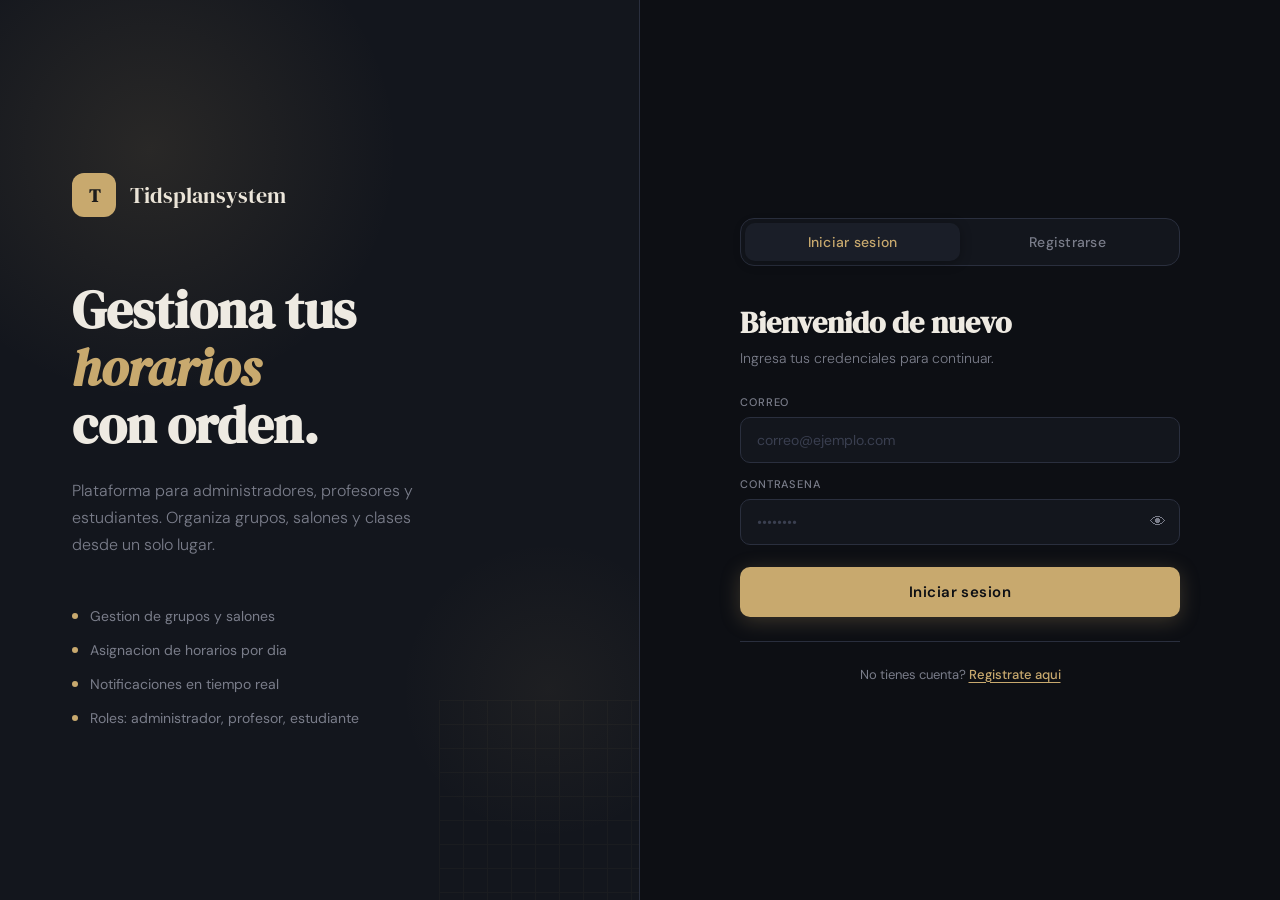
<file: index.html>
<!DOCTYPE html>
<html lang="es">

<head>
    <meta charset="UTF-8" />
    <meta name="viewport" content="width=device-width, initial-scale=1.0" />
    <title>Horarios - Acceso</title>
    <link
        href="https://fonts.googleapis.com/css2?family=DM+Serif+Display:ital@0;1&family=DM+Sans:wght@300;400;500;600&display=swap"
        rel="stylesheet" />
    <style>
        *,
        *::before,
        *::after {
            box-sizing: border-box;
            margin: 0;
            padding: 0;
        }

        :root {
            --bg: #0d0f14;
            --surface: #13161d;
            --surface2: #1a1e28;
            --border: #2a2f3e;
            --accent: #c8a96e;
            --accent2: #e8c98e;
            --text: #eeeae2;
            --muted: #7a7d8a;
            --error: #e07070;
            --success: #70c9a0;
        }

        body {
            background: var(--bg);
            font-family: 'DM Sans', sans-serif;
            color: var(--text);
            min-height: 100vh;
            overflow-x: hidden;
        }

        .page {
            min-height: 100vh;
            display: grid;
            grid-template-columns: 1fr 1fr;
        }

        .left {
            background: var(--surface);
            display: flex;
            flex-direction: column;
            justify-content: center;
            align-items: flex-start;
            padding: 64px 72px;
            position: sticky;
            top: 0;
            height: 100vh;
            overflow: hidden;
            border-right: 1px solid var(--border);
        }

        .left::before {
            content: '';
            position: absolute;
            width: 500px;
            height: 500px;
            border-radius: 50%;
            background: radial-gradient(circle, rgba(200, 169, 110, 0.12) 0%, transparent 70%);
            top: -100px;
            left: -100px;
            pointer-events: none;
        }

        .left::after {
            content: '';
            position: absolute;
            width: 300px;
            height: 300px;
            border-radius: 50%;
            background: radial-gradient(circle, rgba(200, 169, 110, 0.06) 0%, transparent 70%);
            bottom: 60px;
            right: -60px;
            pointer-events: none;
        }

        .brand {
            display: flex;
            align-items: center;
            gap: 14px;
            margin-bottom: 64px;
        }

        .brand-icon {
            width: 44px;
            height: 44px;
            background: var(--accent);
            border-radius: 12px;
            display: flex;
            align-items: center;
            justify-content: center;
            font-family: 'DM Serif Display', serif;
            font-size: 18px;
            color: #0d0f14;
            font-weight: 700;
        }

        .brand-name {
            font-family: 'DM Serif Display', serif;
            font-size: 22px;
            color: var(--text);
        }

        .left-title {
            font-family: 'DM Serif Display', serif;
            font-size: 52px;
            line-height: 1.1;
            color: var(--text);
            margin-bottom: 24px;
            position: relative;
            z-index: 1;
        }

        .left-title em {
            font-style: italic;
            color: var(--accent);
        }

        .left-desc {
            font-size: 16px;
            color: var(--muted);
            line-height: 1.7;
            max-width: 360px;
            position: relative;
            z-index: 1;
            margin-bottom: 48px;
            font-weight: 300;
        }

        .features {
            display: flex;
            flex-direction: column;
            gap: 16px;
            position: relative;
            z-index: 1;
        }

        .feature {
            display: flex;
            align-items: center;
            gap: 12px;
            font-size: 14px;
            color: var(--muted);
        }

        .feature-dot {
            width: 6px;
            height: 6px;
            border-radius: 50%;
            background: var(--accent);
            flex-shrink: 0;
        }

        .grid-decoration {
            position: absolute;
            bottom: 0;
            right: 0;
            width: 200px;
            height: 200px;
            opacity: 0.04;
            background-image: linear-gradient(var(--accent) 1px, transparent 1px), linear-gradient(90deg, var(--accent) 1px, transparent 1px);
            background-size: 24px 24px;
        }

        .right {
            display: flex;
            align-items: flex-start;
            justify-content: center;
            padding: 48px 40px;
            background: var(--bg);
            overflow-y: auto;
        }

        .card {
            width: 100%;
            max-width: 440px;
            margin: auto 0;
            padding: 8px 0;
            animation: fadeUp 0.5s ease both;
        }

        @keyframes fadeUp {
            from {
                opacity: 0;
                transform: translateY(24px);
            }

            to {
                opacity: 1;
                transform: translateY(0);
            }
        }

        .tab-row {
            display: flex;
            background: var(--surface);
            border-radius: 14px;
            padding: 4px;
            margin-bottom: 36px;
            border: 1px solid var(--border);
        }

        .tab {
            flex: 1;
            padding: 10px;
            border: none;
            border-radius: 10px;
            background: transparent;
            color: var(--muted);
            font-family: 'DM Sans', sans-serif;
            font-size: 14px;
            font-weight: 500;
            cursor: pointer;
            transition: all 0.25s ease;
            letter-spacing: 0.02em;
        }

        .tab.active {
            background: var(--surface2);
            color: var(--accent);
            box-shadow: 0 2px 12px rgba(0, 0, 0, 0.3);
        }

        .form-title {
            font-family: 'DM Serif Display', serif;
            font-size: 30px;
            margin-bottom: 6px;
            color: var(--text);
        }

        .form-subtitle {
            font-size: 14px;
            color: var(--muted);
            margin-bottom: 28px;
            font-weight: 300;
        }

        .field-row {
            display: grid;
            grid-template-columns: 1fr 1fr;
            gap: 12px;
        }

        .field {
            display: flex;
            flex-direction: column;
            gap: 8px;
            margin-bottom: 14px;
        }

        .field label {
            font-size: 11px;
            font-weight: 500;
            color: var(--muted);
            letter-spacing: 0.08em;
            text-transform: uppercase;
        }

        .input-wrap {
            position: relative;
        }

        .input-wrap input {
            width: 100%;
            background: var(--surface);
            border: 1px solid var(--border);
            border-radius: 10px;
            padding: 13px 16px;
            font-family: 'DM Sans', sans-serif;
            font-size: 14px;
            color: var(--text);
            outline: none;
            transition: border-color 0.2s, box-shadow 0.2s;
            -webkit-appearance: none;
            appearance: none;
        }

        .input-wrap input::placeholder {
            color: #3a3f50;
        }

        .input-wrap input:focus {
            border-color: var(--accent);
            box-shadow: 0 0 0 3px rgba(200, 169, 110, 0.1);
        }

        .input-wrap.has-icon input {
            padding-right: 44px;
        }

        .eye-btn {
            position: absolute;
            right: 14px;
            top: 50%;
            transform: translateY(-50%);
            background: none;
            border: none;
            cursor: pointer;
            color: var(--muted);
            font-size: 16px;
            line-height: 1;
            padding: 0;
            transition: color 0.2s;
        }

        .eye-btn:hover {
            color: var(--accent);
        }

        .submit-btn {
            width: 100%;
            padding: 15px;
            background: var(--accent);
            color: #0d0f14;
            border: none;
            border-radius: 10px;
            font-family: 'DM Sans', sans-serif;
            font-size: 15px;
            font-weight: 600;
            cursor: pointer;
            margin-top: 8px;
            letter-spacing: 0.03em;
            transition: background 0.2s, transform 0.15s, box-shadow 0.2s;
            box-shadow: 0 4px 20px rgba(200, 169, 110, 0.25);
        }

        .submit-btn:hover {
            background: var(--accent2);
            transform: translateY(-1px);
            box-shadow: 0 6px 28px rgba(200, 169, 110, 0.35);
        }

        .submit-btn:active {
            transform: translateY(0);
        }

        .submit-btn:disabled {
            opacity: 0.6;
            cursor: not-allowed;
            transform: none;
        }

        .alert {
            padding: 12px 16px;
            border-radius: 10px;
            font-size: 13px;
            margin-bottom: 16px;
            display: none;
        }

        .alert.error {
            background: rgba(224, 112, 112, 0.1);
            border: 1px solid rgba(224, 112, 112, 0.25);
            color: var(--error);
        }

        .alert.success {
            background: rgba(112, 201, 160, 0.1);
            border: 1px solid rgba(112, 201, 160, 0.25);
            color: var(--success);
        }

        .alert.show {
            display: block;
        }

        hr.divider {
            border: none;
            border-top: 1px solid var(--border);
            margin: 24px 0;
        }

        .footer-note {
            text-align: center;
            font-size: 13px;
            color: var(--muted);
        }

        .footer-note button {
            background: none;
            border: none;
            color: var(--accent);
            cursor: pointer;
            font-family: 'DM Sans', sans-serif;
            font-size: 13px;
            font-weight: 500;
            padding: 0;
            text-decoration: underline;
            text-underline-offset: 3px;
        }

        .panel {
            display: none;
        }

        .panel.active {
            display: block;
        }

        @media (max-width: 768px) {
            .page {
                grid-template-columns: 1fr;
                min-height: 100vh;
            }

            .left {
                display: none;
            }

            .right {
                padding: 48px 24px;
                align-items: flex-start;
                min-height: 100vh;
            }
        }
    </style>
</head>

<body>
    <div class="page">
        <div class="left">
            <div class="brand">
                <div class="brand-icon">T</div>
                <span class="brand-name">Tidsplansystem</span>
            </div>
            <h1 class="left-title">Gestiona tus<br><em>horarios</em><br>con orden.</h1>
            <p class="left-desc">Plataforma para administradores, profesores y estudiantes. Organiza grupos, salones y
                clases desde un solo lugar.</p>
            <div class="features">
                <div class="feature"><span class="feature-dot"></span> Gestion de grupos y salones</div>
                <div class="feature"><span class="feature-dot"></span> Asignacion de horarios por dia</div>
                <div class="feature"><span class="feature-dot"></span> Notificaciones en tiempo real</div>
                <div class="feature"><span class="feature-dot"></span> Roles: administrador, profesor, estudiante</div>
            </div>
            <div class="grid-decoration"></div>
        </div>

        <div class="right">
            <div class="card">
                <div class="tab-row">
                    <button class="tab active" id="tab-login" onclick="switchTab('login')">Iniciar sesion</button>
                    <button class="tab" id="tab-register" onclick="switchTab('register')">Registrarse</button>
                </div>

                <form class="panel active" id="panel-login" onsubmit="event.preventDefault(); handleLogin();">
                    <h2 class="form-title">Bienvenido de nuevo</h2>
                    <p class="form-subtitle">Ingresa tus credenciales para continuar.</p>

                    <div class="alert error" id="login-error"></div>
                    <div class="alert success" id="login-success"></div>

                    <div class="field">
                        <label for="login-nickname">Correo</label>
                        <div class="input-wrap">
                            <input type="email" id="login-nickname" placeholder="correo@ejemplo.com" autocomplete="username"
                                required />
                        </div>
                    </div>
                    <div class="field">
                        <label for="login-pass">Contrasena</label>
                        <div class="input-wrap has-icon">
                            <input type="password" id="login-pass"
                                placeholder="&bull;&bull;&bull;&bull;&bull;&bull;&bull;&bull;"
                                autocomplete="current-password" required />
                            <button class="eye-btn" onclick="togglePass('login-pass', this)"
                                type="button">&#128065;</button>
                        </div>
                    </div>

                    <button type="submit" class="submit-btn">Iniciar sesion</button>
                    <hr class="divider" />
                    <p class="footer-note">No tienes cuenta? <button type="button"
                            onclick="switchTab('register')">Registrate aqui</button></p>
                </form>

                <form class="panel" id="panel-register" onsubmit="event.preventDefault(); handleRegister();">
                    <h2 class="form-title">Crear cuenta</h2>
                    <p class="form-subtitle">Completa los datos. Tu rol sera asignado por un administrador.</p>

                    <div class="alert error" id="reg-error"></div>
                    <div class="alert success" id="reg-success"></div>

                    <div class="field-row">
                        <div class="field">
                            <label for="reg-nombre">Nombre</label>
                            <div class="input-wrap"><input type="text" id="reg-nombre" placeholder="Juan" required />
                            </div>
                        </div>
                        <div class="field">
                            <label for="reg-apellido">Apellido</label>
                            <div class="input-wrap"><input type="text" id="reg-apellido" placeholder="Perez" required />
                            </div>
                        </div>
                    </div>

                    <div class="field">
                        <label for="reg-nickname">Nickname</label>
                        <div class="input-wrap"><input type="text" id="reg-nickname" placeholder="juan_perez"
                                required /></div>
                    </div>

                    <div class="field">
                        <label for="reg-correo">Correo electronico</label>
                        <div class="input-wrap"><input type="email" id="reg-correo" placeholder="juan@correo.com"
                                required /></div>
                    </div>

                    <div class="field-row">
                        <div class="field">
                            <label for="reg-pass">Contrasena</label>
                            <div class="input-wrap has-icon">
                                <input type="password" id="reg-pass"
                                    placeholder="&bull;&bull;&bull;&bull;&bull;&bull;&bull;&bull;" required />
                                <button class="eye-btn" onclick="togglePass('reg-pass', this)"
                                    type="button">&#128065;</button>
                            </div>
                        </div>
                        <div class="field">
                            <label for="reg-confirm">Confirmar</label>
                            <div class="input-wrap has-icon">
                                <input type="password" id="reg-confirm"
                                    placeholder="&bull;&bull;&bull;&bull;&bull;&bull;&bull;&bull;" required />
                                <button class="eye-btn" onclick="togglePass('reg-confirm', this)"
                                    type="button">&#128065;</button>
                            </div>
                        </div>
                    </div>

                    <button type="submit" class="submit-btn">Crear cuenta</button>
                    <hr class="divider" />
                    <p class="footer-note">Ya tienes cuenta? <button type="button" onclick="switchTab('login')">Inicia
                            sesion</button></p>
                </form>
            </div>
        </div>
    </div>

    <script>
        // --- Funciones de Utilidad ---
        function switchTab(tab) {
            document.querySelectorAll('.tab').forEach(t => t.classList.remove('active'));
            document.querySelectorAll('.panel').forEach(p => p.classList.remove('active'));
            const tabEl = document.getElementById('tab-' + tab);
            const panelEl = document.getElementById('panel-' + tab);
            if (tabEl && panelEl) {
                tabEl.classList.add('active');
                panelEl.classList.add('active');
            }
            clearAlerts();
        }

        function togglePass(inputId, btn) {
            const input = document.getElementById(inputId);
            if (input.type === 'password') {
                input.type = 'text';
                btn.textContent = 'X';
            } else {
                input.type = 'password';
                btn.textContent = 'O';
            }
        }

        function showAlert(id, msg) {
            const el = document.getElementById(id);
            if (el) {
                el.textContent = msg;
                el.classList.add('show');
            }
        }

        function clearAlerts() {
            document.querySelectorAll('.alert').forEach(a => {
                a.classList.remove('show');
                a.textContent = '';
            });
        }

    // --- Lógica de Inicio de Sesión ---
    async function handleLogin() {
        clearAlerts();
        const correoEl = document.getElementById('login-nickname');
        const passEl = document.getElementById('login-pass');
        const btn = document.querySelector('#panel-login .submit-btn');

        const correo = correoEl.value.trim();
        const contrasena = passEl.value;

        if (!correo || !contrasena) {
            showAlert('login-error', 'Por favor completa todos los campos.');
            return;
        }

        btn.disabled = true;
        btn.textContent = 'Ingresando...';

        try {
            const formData = new FormData();
            formData.append('correo', correo);
            formData.append('contrasena', contrasena);

            const res = await fetch('api/login.php', {
                method: 'POST',
                body: formData
            });
            const data = await res.json();

            if (data.ok) {
                showAlert('login-success', 'Bienvenido, redirigiendo...');
                localStorage.setItem('user', JSON.stringify(data.datos));

                    setTimeout(() => {
                            const rol = parseInt(data.datos.rol_id);
                            if (rol === 1) {
                                window.location.replace('admin.php');
                            } else if (rol === 2) {
                                window.location.replace('instru.html');
                            } else {
                                window.location.replace('user.html');
                            }
                        }, 600);
            } else {
                showAlert('login-error', data.mensaje || 'Credenciales incorrectas.');
            }
        } catch (err) {
            console.error("Error Fetch:", err);
            showAlert('login-error', 'Error al conectar con el servidor.');
        } finally {
            btn.disabled = false;
            btn.textContent = 'Iniciar sesion';
        }
    }

    // --- Lógica de Registro ---
    async function handleRegister() {
        clearAlerts();
        const nombre = document.getElementById('reg-nombre').value.trim();
        const apellido = document.getElementById('reg-apellido').value.trim();
        const nickname = document.getElementById('reg-nickname').value.trim();
        const correo = document.getElementById('reg-correo').value.trim();
        const contrasena = document.getElementById('reg-pass').value;
        const confirmar = document.getElementById('reg-confirm').value;
        const btn = document.querySelector('#panel-register .submit-btn');

        if (!nombre || !apellido || !nickname || !correo || !contrasena || !confirmar) {
            showAlert('reg-error', 'Por favor completa todos los campos.');
            return;
        }

        if (contrasena !== confirmar) {
            showAlert('reg-error', 'Las contraseñas no coinciden.');
            return;
        }

        btn.disabled = true;
        btn.textContent = 'Creando cuenta...';

        try {
            const formData = new FormData();
            formData.append('nombre', nombre);
            formData.append('apellido', apellido);
            formData.append('nickname', nickname);
            formData.append('correo', correo);
            formData.append('contrasena', contrasena);

            const res = await fetch('api/register.php', {
                method: 'POST',
                body: formData
            });
            const data = await res.json();

            if (data.ok) {
                showAlert('reg-success', 'Cuenta creada correctamente. Ahora inicia sesion.');
                setTimeout(() => switchTab('login'), 1500);
            } else {
                showAlert('reg-error', data.mensaje || 'Error al registrar.');
            }
        } catch (err) {
            console.error(err);
            showAlert('reg-error', 'Error al conectar con el servidor.');
        } finally {
            btn.disabled = false;
            btn.textContent = 'Crear cuenta';
        }
    }

        // --- BLOQUE DE SEGURIDAD PARA REDIRECCIÓN ---
        // Esto evita que el formulario se envíe solo y recargue la página
        document.addEventListener('submit', function (e) {
            e.preventDefault();
        });
    </script>
</body>

</html>
</file>
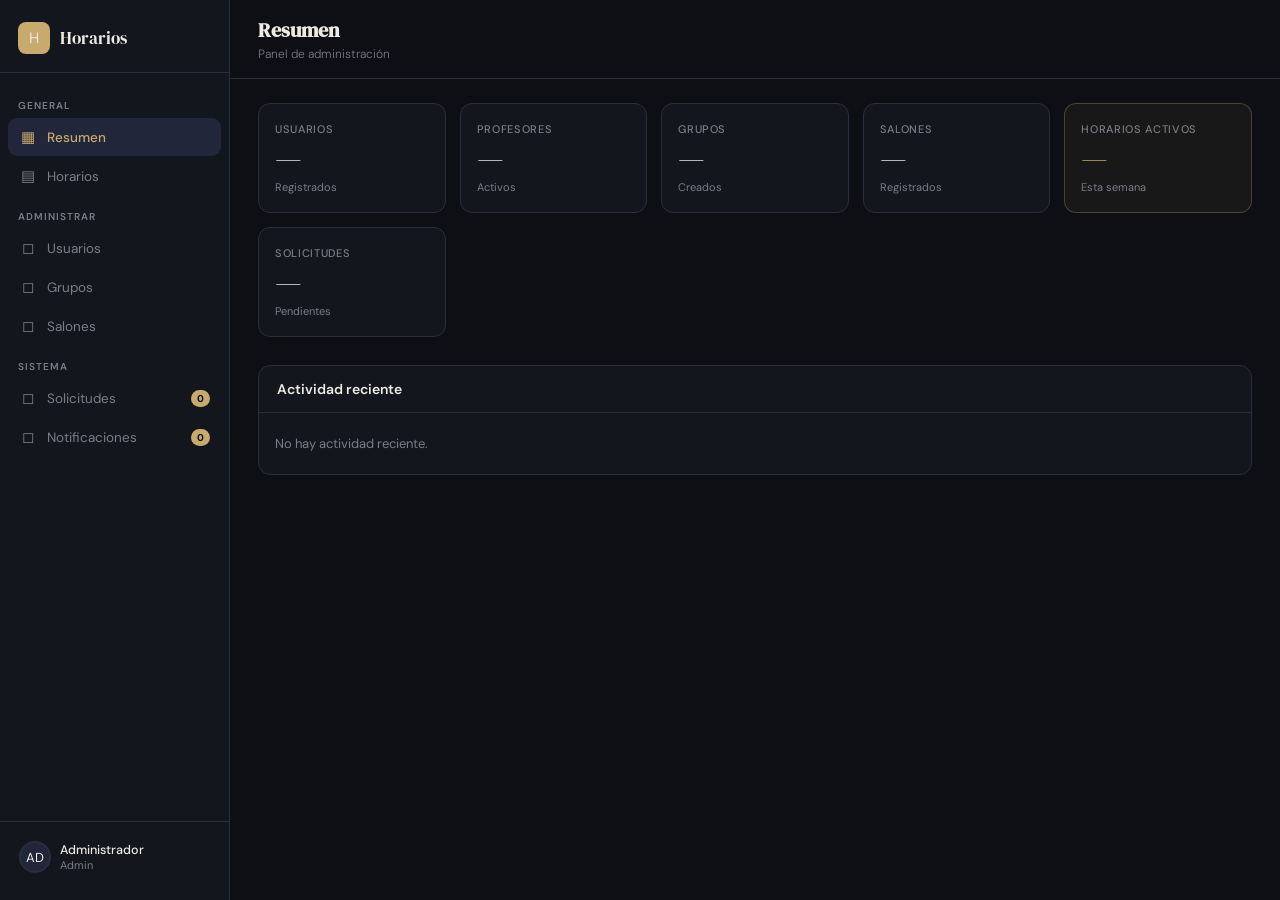
<file: admin.html>
<!DOCTYPE html>
<html lang="es">

<head>
    <meta charset="UTF-8" />
    <meta name="viewport" content="width=device-width, initial-scale=1.0" />
    <title>Horarios — Admin Dashboard</title>
    <link
        href="https://fonts.googleapis.com/css2?family=DM+Serif+Display:ital@0;1&family=DM+Sans:wght@300;400;500;600&display=swap"
        rel="stylesheet" />
    <style>
        *,
        *::before,
        *::after {
            box-sizing: border-box;
            margin: 0;
            padding: 0
        }

        :root {
            --bg: #0d0f14;
            --surface: #13161d;
            --surface2: #1a1e28;
            --surface3: #21263a;
            --border: #2a2f3e;
            --accent: #c8a96e;
            --accent2: #e8c98e;
            --text: #eeeae2;
            --muted: #7a7d8a;
            --danger: #e07070;
            --success: #70c9a0;
            --sw: 230px;
            --c0: #c8a96e;
            --c1: #64a0dc;
            --c2: #78c88c;
            --c3: #c878b4;
            --c4: #dc9664;
            --c5: #a08cdc;
            --c6: #60c8c0;
            --c7: #e0b060
        }

        html,
        body {
            height: 100%;
            overflow: hidden
        }

        body {
            display: flex;
            font-family: 'DM Sans', sans-serif;
            color: var(--text);
            background: var(--bg)
        }

        /* SIDEBAR */
        .sb {
            width: var(--sw);
            min-height: 100vh;
            background: var(--surface);
            border-right: 1px solid var(--border);
            display: flex;
            flex-direction: column;
            flex-shrink: 0
        }

        .sb-brand {
            display: flex;
            align-items: center;
            gap: 10px;
            padding: 22px 18px 18px;
            border-bottom: 1px solid var(--border)
        }

        .sb-logo {
            width: 32px;
            height: 32px;
            background: var(--accent);
            border-radius: 8px;
            display: flex;
            align-items: center;
            justify-content: center;
            font-size: 15px;
            flex-shrink: 0
        }

        .sb-name {
            font-family: 'DM Serif Display', serif;
            font-size: 17px
        }

        .sb-nav {
            flex: 1;
            padding: 12px 8px;
            display: flex;
            flex-direction: column;
            gap: 1px;
            overflow-y: auto
        }

        .sb-label {
            font-size: 10px;
            font-weight: 600;
            color: var(--muted);
            letter-spacing: .1em;
            text-transform: uppercase;
            padding: 14px 10px 5px
        }

        .ni {
            display: flex;
            align-items: center;
            gap: 10px;
            padding: 9px 11px;
            border-radius: 9px;
            cursor: pointer;
            font-size: 13.5px;
            color: var(--muted);
            border: none;
            background: transparent;
            width: 100%;
            text-align: left;
            font-family: 'DM Sans', sans-serif;
            transition: background .15s, color .15s
        }

        .ni:hover {
            background: var(--surface2);
            color: var(--text)
        }

        .ni.active {
            background: var(--surface3);
            color: var(--accent);
            font-weight: 500
        }

        .ni-ic {
            width: 18px;
            text-align: center;
            flex-shrink: 0;
            font-size: 15px
        }

        .nb {
            margin-left: auto;
            background: var(--accent);
            color: #0d0f14;
            font-size: 10px;
            font-weight: 700;
            padding: 2px 6px;
            border-radius: 20px
        }

        .sb-foot {
            padding: 10px 8px 18px;
            border-top: 1px solid var(--border)
        }

        .user-row {
            display: flex;
            align-items: center;
            gap: 9px;
            padding: 9px 11px;
            border-radius: 9px;
            cursor: pointer;
            transition: background .15s
        }

        .user-row:hover {
            background: var(--surface2)
        }

        .av {
            width: 32px;
            height: 32px;
            border-radius: 50%;
            background: var(--surface3);
            border: 2px solid var(--border);
            display: flex;
            align-items: center;
            justify-content: center;
            font-size: 13px;
            flex-shrink: 0
        }

        .u-info {
            flex: 1;
            min-width: 0
        }

        .u-name {
            font-size: 12.5px;
            font-weight: 500;
            white-space: nowrap;
            overflow: hidden;
            text-overflow: ellipsis
        }

        .u-role {
            font-size: 11px;
            color: var(--muted)
        }

        /* MAIN */
        .main {
            flex: 1;
            display: flex;
            flex-direction: column;
            overflow: hidden;
            min-width: 0
        }

        .topbar {
            display: flex;
            align-items: center;
            justify-content: space-between;
            padding: 16px 28px;
            border-bottom: 1px solid var(--border);
            background: var(--bg);
            flex-shrink: 0
        }

        .tb-left h1 {
            font-family: 'DM Serif Display', serif;
            font-size: 20px
        }

        .tb-left p {
            font-size: 12px;
            color: var(--muted);
            margin-top: 2px;
            font-weight: 300
        }

        .tb-right {
            display: flex;
            gap: 8px;
            align-items: center
        }

        .btn {
            padding: 8px 14px;
            border-radius: 8px;
            font-family: 'DM Sans', sans-serif;
            font-size: 13px;
            cursor: pointer;
            transition: all .18s;
            display: flex;
            align-items: center;
            gap: 6px;
            font-weight: 500
        }

        .btn-o {
            border: 1px solid var(--border);
            background: transparent;
            color: var(--muted)
        }

        .btn-o:hover {
            border-color: var(--accent);
            color: var(--accent)
        }

        .btn-p {
            border: none;
            background: var(--accent);
            color: #0d0f14;
            font-weight: 600
        }

        .btn-p:hover {
            background: var(--accent2)
        }

        .btn-d {
            border: 1px solid rgba(224, 112, 112, .25);
            background: rgba(224, 112, 112, .15);
            color: var(--danger)
        }

        .btn-d:hover {
            background: rgba(224, 112, 112, .25)
        }

        .btn-s {
            border: 1px solid rgba(112, 201, 160, .25);
            background: rgba(112, 201, 160, .15);
            color: var(--success)
        }

        .btn-s:hover {
            background: rgba(112, 201, 160, .25)
        }

        .btn-sm {
            padding: 5px 10px;
            font-size: 12px
        }

        .content {
            flex: 1;
            overflow-y: auto;
            padding: 24px 28px
        }

        .panel {
            display: none
        }

        .panel.active {
            display: block;
            animation: fadeIn .25s ease
        }

        @keyframes fadeIn {
            from {
                opacity: 0;
                transform: translateY(8px)
            }

            to {
                opacity: 1;
                transform: translateY(0)
            }
        }

        /* STATS */
        .stats-grid {
            display: grid;
            grid-template-columns: repeat(auto-fill, minmax(160px, 1fr));
            gap: 14px;
            margin-bottom: 28px
        }

        .stat-card {
            background: var(--surface);
            border: 1px solid var(--border);
            border-radius: 12px;
            padding: 18px 16px;
            display: flex;
            flex-direction: column;
            gap: 6px
        }

        .stat-card .label {
            font-size: 11px;
            color: var(--muted);
            font-weight: 500;
            text-transform: uppercase;
            letter-spacing: .06em
        }

        .stat-card .value {
            font-family: 'DM Serif Display', serif;
            font-size: 32px;
            line-height: 1
        }

        .stat-card .sub {
            font-size: 11px;
            color: var(--muted)
        }

        .stat-card.accent {
            border-color: rgba(200, 169, 110, .3);
            background: rgba(200, 169, 110, .06)
        }

        .stat-card.accent .value {
            color: var(--accent)
        }

        /* TABLES */
        .table-wrap {
            background: var(--surface);
            border: 1px solid var(--border);
            border-radius: 12px;
            overflow: hidden
        }

        .table-head {
            display: flex;
            align-items: center;
            justify-content: space-between;
            padding: 14px 18px;
            border-bottom: 1px solid var(--border)
        }

        .table-head h3 {
            font-size: 14px;
            font-weight: 600
        }

        table {
            width: 100%;
            border-collapse: collapse
        }

        thead th {
            padding: 11px 14px;
            font-size: 11px;
            font-weight: 600;
            color: var(--muted);
            text-transform: uppercase;
            letter-spacing: .06em;
            text-align: left;
            border-bottom: 1px solid var(--border);
            background: var(--surface)
        }

        tbody td {
            padding: 11px 14px;
            font-size: 13px;
            border-bottom: 1px solid var(--border)
        }

        tbody tr:last-child td {
            border-bottom: none
        }

        tbody tr:hover {
            background: var(--surface2)
        }

        .actions-cell {
            display: flex;
            gap: 6px;
            align-items: center
        }

        .badge {
            display: inline-flex;
            align-items: center;
            padding: 3px 9px;
            border-radius: 20px;
            font-size: 11px;
            font-weight: 600
        }

        .badge-admin {
            background: rgba(200, 169, 110, .15);
            color: var(--accent)
        }

        .badge-prof {
            background: rgba(100, 160, 220, .15);
            color: #64a0dc
        }

        .badge-est {
            background: rgba(120, 200, 140, .15);
            color: #78c88c
        }

        .badge-pend {
            background: rgba(220, 150, 80, .15);
            color: #dc9650
        }

        .badge-act {
            background: rgba(112, 201, 160, .15);
            color: var(--success)
        }

        .badge-inac {
            background: rgba(224, 112, 112, .15);
            color: var(--danger)
        }

        .badge-indu {
            background: rgba(160, 140, 220, .15);
            color: #a08cdc
        }

        /* SCHEDULE */
        .sched-toolbar {
            display: flex;
            gap: 10px;
            align-items: center;
            margin-bottom: 16px;
            flex-wrap: wrap
        }

        .sched-toolbar select,
        .sched-toolbar input {
            background: var(--surface);
            border: 1px solid var(--border);
            color: var(--text);
            padding: 8px 12px;
            border-radius: 8px;
            font-family: 'DM Sans', sans-serif;
            font-size: 13px;
            outline: none
        }

        .sched-toolbar select:focus,
        .sched-toolbar input:focus {
            border-color: var(--accent)
        }

        .sched-wrap {
            overflow-x: auto;
            border: 1px solid var(--border);
            border-radius: 12px;
            background: var(--surface)
        }

        .sched-table {
            width: 100%;
            border-collapse: collapse;
            min-width: 720px
        }

        .sched-table th {
            padding: 12px 8px;
            font-size: 11px;
            font-weight: 600;
            color: var(--muted);
            text-transform: uppercase;
            letter-spacing: .05em;
            text-align: center;
            border-bottom: 1px solid var(--border)
        }

        .sched-table th:first-child {
            text-align: left;
            padding-left: 16px;
            width: 72px
        }

        .time-lbl {
            padding: 0 8px 0 16px;
            font-size: 12px;
            color: var(--muted);
            font-weight: 500;
            border-right: 1px solid var(--border);
            white-space: nowrap;
            vertical-align: middle
        }

        .sc {
            padding: 4px 5px;
            vertical-align: top;
            height: 64px;
            border-right: 1px solid var(--border);
            border-bottom: 1px solid var(--border);
            position: relative;
            cursor: pointer;
            transition: background .15s
        }

        .sc:last-child {
            border-right: none
        }

        .sc:hover .add-hint {
            opacity: 1
        }

        .add-hint {
            position: absolute;
            inset: 0;
            display: flex;
            align-items: center;
            justify-content: center;
            font-size: 18px;
            color: var(--border);
            opacity: 0;
            transition: opacity .15s;
            pointer-events: none
        }

        .blk {
            border-radius: 7px;
            padding: 6px 8px;
            height: 100%;
            display: flex;
            flex-direction: column;
            justify-content: center;
            gap: 2px;
            cursor: pointer;
            transition: filter .15s;
            position: relative;
            z-index: 1
        }

        .blk:hover {
            filter: brightness(1.2)
        }

        .blk-name {
            font-size: 11.5px;
            font-weight: 600;
            line-height: 1.3;
            white-space: nowrap;
            overflow: hidden;
            text-overflow: ellipsis
        }

        .blk-info {
            font-size: 10px;
            opacity: .75
        }

        .blk-del {
            position: absolute;
            top: 3px;
            right: 4px;
            background: rgba(0, 0, 0, .4);
            border: none;
            border-radius: 4px;
            color: #fff;
            font-size: 10px;
            cursor: pointer;
            padding: 1px 4px;
            opacity: 0;
            transition: opacity .15s
        }

        .blk:hover .blk-del {
            opacity: 1
        }

        /* EMPTY STATES */
        .empty-state {
            display: flex;
            flex-direction: column;
            align-items: center;
            justify-content: center;
            padding: 80px 20px;
            gap: 14px;
            color: var(--muted);
            text-align: center
        }

        .empty-state .icon {
            font-size: 48px;
            opacity: .3
        }

        .empty-state h3 {
            font-size: 16px;
            color: var(--text);
            font-family: 'DM Serif Display', serif
        }

        .empty-state p {
            font-size: 13px;
            max-width: 320px;
            line-height: 1.6
        }

        /* MODAL */
        .overlay {
            display: none;
            position: fixed;
            inset: 0;
            background: rgba(0, 0, 0, .6);
            z-index: 100;
            align-items: center;
            justify-content: center;
            backdrop-filter: blur(3px)
        }

        .overlay.open {
            display: flex
        }

        .modal {
            background: var(--surface);
            border: 1px solid var(--border);
            border-radius: 16px;
            width: 100%;
            max-width: 480px;
            max-height: 90vh;
            overflow-y: auto;
            padding: 28px;
            animation: fadeIn .2s ease
        }

        .modal h2 {
            font-family: 'DM Serif Display', serif;
            font-size: 22px;
            margin-bottom: 4px
        }

        .modal .sub {
            font-size: 13px;
            color: var(--muted);
            margin-bottom: 22px
        }

        .field {
            display: flex;
            flex-direction: column;
            gap: 7px;
            margin-bottom: 16px
        }

        .field label {
            font-size: 11px;
            font-weight: 600;
            color: var(--muted);
            text-transform: uppercase;
            letter-spacing: .07em
        }

        .field input,
        .field select,
        .field textarea {
            background: var(--surface2);
            border: 1px solid var(--border);
            border-radius: 9px;
            padding: 11px 14px;
            font-family: 'DM Sans', sans-serif;
            font-size: 14px;
            color: var(--text);
            outline: none;
            transition: border-color .18s;
            -webkit-appearance: none;
            appearance: none
        }

        .field select {
            background-image: url("data:image/svg+xml,%3Csvg xmlns='http://www.w3.org/2000/svg' width='12' height='8'%3E%3Cpath d='M1 1l5 5 5-5' stroke='%237a7d8a' stroke-width='1.5' fill='none' stroke-linecap='round'/%3E%3C/svg%3E");
            background-repeat: no-repeat;
            background-position: right 12px center;
            padding-right: 36px
        }

        .field input:focus,
        .field select:focus,
        .field textarea:focus {
            border-color: var(--accent)
        }

        .field-row {
            display: grid;
            grid-template-columns: 1fr 1fr;
            gap: 12px
        }

        .field-hint {
            font-size: 11px;
            color: var(--muted);
            margin-top: -4px
        }

        .modal-foot {
            display: flex;
            justify-content: flex-end;
            gap: 10px;
            margin-top: 22px;
            padding-top: 18px;
            border-top: 1px solid var(--border)
        }

        .color-pick {
            display: flex;
            gap: 8px;
            flex-wrap: wrap
        }

        .cp {
            width: 26px;
            height: 26px;
            border-radius: 6px;
            cursor: pointer;
            border: 2px solid transparent;
            transition: transform .15s, border-color .15s
        }

        .cp:hover {
            transform: scale(1.15)
        }

        .cp.sel {
            border-color: #fff
        }

        /* MISC */
        ::-webkit-scrollbar {
            width: 5px;
            height: 5px
        }

        ::-webkit-scrollbar-track {
            background: transparent
        }

        ::-webkit-scrollbar-thumb {
            background: var(--border);
            border-radius: 4px
        }

        .sec-title {
            font-family: 'DM Serif Display', serif;
            font-size: 18px;
            margin-bottom: 16px
        }

        .sec-row {
            display: flex;
            align-items: center;
            justify-content: space-between;
            margin-bottom: 16px
        }

        .sec-row h2 {
            font-family: 'DM Serif Display', serif;
            font-size: 18px
        }

        .search-box {
            display: flex;
            align-items: center;
            gap: 8px;
            background: var(--surface);
            border: 1px solid var(--border);
            border-radius: 8px;
            padding: 7px 12px;
            font-size: 13px;
            color: var(--muted)
        }

        .search-box input {
            background: transparent;
            border: none;
            outline: none;
            color: var(--text);
            font-family: 'DM Sans', sans-serif;
            font-size: 13px;
            width: 180px
        }

        .notif-list {
            display: flex;
            flex-direction: column;
            gap: 2px
        }

        .notif-item {
            display: flex;
            gap: 12px;
            padding: 13px 16px;
            border-radius: 10px;
            transition: background .15s
        }

        .notif-item:hover {
            background: var(--surface2)
        }

        .notif-dot {
            width: 8px;
            height: 8px;
            border-radius: 50%;
            background: var(--accent);
            flex-shrink: 0;
            margin-top: 5px
        }

        .notif-dot.read {
            background: var(--border)
        }

        .notif-body {
            flex: 1
        }

        .notif-msg {
            font-size: 13px;
            line-height: 1.5
        }

        .notif-time {
            font-size: 11px;
            color: var(--muted);
            margin-top: 2px
        }

        .avail-grid {
            display: grid;
            grid-template-columns: repeat(auto-fill, minmax(180px, 1fr));
            gap: 12px
        }

        .avail-card {
            background: var(--surface);
            border: 1px solid var(--border);
            border-radius: 10px;
            padding: 14px
        }

        .avail-card h4 {
            font-size: 13px;
            font-weight: 600;
            margin-bottom: 4px
        }

        .avail-card .cap {
            font-size: 12px;
            color: var(--muted);
            margin-bottom: 10px
        }

        .avail-bar-wrap {
            background: var(--surface2);
            border-radius: 4px;
            height: 6px;
            overflow: hidden
        }

        .avail-bar {
            height: 100%;
            border-radius: 4px;
            background: var(--accent)
        }

        .avail-bar.busy {
            background: var(--danger)
        }
    </style>
</head>

<body>

    <!-- SIDEBAR -->
    <aside class="sb">
        <div class="sb-brand">
            <div class="sb-logo">H</div>
            <span class="sb-name">Horarios</span>
        </div>
        <nav class="sb-nav">
            <span class="sb-label">General</span>
            <button class="ni active" onclick="go('home',this)"><span class="ni-ic">▦</span> Resumen</button>
            <button class="ni" onclick="go('horario',this)"><span class="ni-ic">▤</span> Horarios</button>
            <span class="sb-label">Administrar</span>
            <button class="ni" onclick="go('usuarios',this)"><span class="ni-ic">◻</span> Usuarios</button>
            <button class="ni" onclick="go('grupos',this)"><span class="ni-ic">◻</span> Grupos</button>
            <button class="ni" onclick="go('salones',this)"><span class="ni-ic">◻</span> Salones</button>
            <span class="sb-label">Sistema</span>
            <button class="ni" onclick="go('solicitudes',this)"><span class="ni-ic">◻</span> Solicitudes<span class="nb"
                    id="sol-badge">0</span></button>
            <button class="ni" onclick="go('notificaciones',this)"><span class="ni-ic">◻</span> Notificaciones<span
                    class="nb" id="notif-badge">0</span></button>
        </nav>
        <div class="sb-foot">
            <div class="user-row">
                <div class="av">AD</div>
                <div class="u-info">
                    <div class="u-name">Administrador</div>
                    <div class="u-role">Admin</div>
                </div>
            </div>
        </div>
    </aside>

    <!-- MAIN -->
    <div class="main">
        <div class="topbar">
            <div class="tb-left">
                <h1 id="tb-title">Resumen</h1>
                <p id="tb-sub">Panel de administración</p>
            </div>
            <div class="tb-right" id="tb-actions"></div>
        </div>

        <div class="content">

            <!-- HOME -->
            <div class="panel active" id="panel-home">
                <div class="stats-grid">
                    <div class="stat-card"><span class="label">Usuarios</span><span class="value"
                            id="count-usuarios">—</span><span class="sub">Registrados</span></div>
                    <div class="stat-card"><span class="label">Profesores</span><span class="value"
                            id="count-profesores">—</span><span class="sub">Activos</span></div>
                    <div class="stat-card"><span class="label">Grupos</span><span class="value"
                            id="count-grupos">—</span><span class="sub">Creados</span></div>
                    <div class="stat-card"><span class="label">Salones</span><span class="value"
                            id="count-salones">—</span><span class="sub">Registrados</span></div>
                    <div class="stat-card accent"><span class="label">Horarios activos</span><span class="value"
                            id="count-horarios">—</span><span class="sub">Esta semana</span></div>
                    <div class="stat-card"><span class="label">Solicitudes</span><span class="value"
                            id="count-solicitudes">—</span><span class="sub">Pendientes</span></div>
                </div>
                <div class="table-wrap">
                    <div class="table-head">
                        <h3>Actividad reciente</h3>
                    </div>
                    <div class="notif-list activity-list" style="padding:6px 0">
                        <p style="color:var(--muted);padding:20px 16px;font-size:13px">Cargando actividad…</p>
                    </div>
                </div>
            </div>

            <!-- HORARIO -->
            <div class="panel" id="panel-horario">
                <div id="sched-no-groups" style="display:none">
                    <div class="empty-state">
                        <div class="icon">▤</div>
                        <h3>Sin grupos creados</h3>
                        <p>Primero crea un grupo en la sección <strong>Grupos</strong> para poder gestionar su horario.
                        </p>
                        <button class="btn btn-p" style="margin-top:8px"
                            onclick="go('grupos', document.querySelectorAll('.ni')[3])">Ir a Grupos</button>
                    </div>
                </div>
                <div id="sched-content">
                    <div class="sched-toolbar">
                        <select id="sched-grupo" onchange="renderSched()"></select>
                        <button class="btn btn-o" onclick="clearSched()">Limpiar horario</button>
                        <button class="btn btn-p" onclick="abrirModalBloque()">+ Agregar bloque</button>
                    </div>
                    <div class="sched-wrap">
                        <table class="sched-table">
                            <thead id="sched-head"></thead>
                            <tbody id="sched-body"></tbody>
                        </table>
                    </div>
                    <p style="font-size:12px;color:var(--muted);margin-top:10px">Haz clic en cualquier celda vacía para
                        agregar un bloque. Los bloques se guardan por grupo.</p>
                </div>
            </div>

            <!-- USUARIOS -->
            <div class="panel" id="panel-usuarios">
                <div class="sec-row">
                    <h2>Usuarios</h2>
                    <div style="display:flex;gap:8px">
                        <div class="search-box"><span>⌕</span><input id="usr-search" placeholder="Buscar usuario…"
                                oninput="filterTable('usr-tbody','usr-search')" /></div>
                        <button class="btn btn-p" onclick="openModal('modal-usuario')">+ Nuevo usuario</button>
                    </div>
                </div>
                <div class="table-wrap">
                    <table>
                        <thead>
                            <tr>
                                <th>Nombre</th>
                                <th>Nickname</th>
                                <th>Correo</th>
                                <th>Rol</th>
                                <th>Estado</th>
                                <th>Acciones</th>
                            </tr>
                        </thead>
                        <tbody id="usr-tbody">
                            <tr>
                                <td colspan="6" style="text-align:center;color:var(--muted);padding:30px">No hay
                                    usuarios registrados aún.</td>
                            </tr>
                        </tbody>
                    </table>
                </div>
            </div>

            <!-- GRUPOS -->
            <div class="panel" id="panel-grupos">
                <div class="sec-row">
                    <h2>Grupos</h2>
                    <button class="btn btn-p" onclick="openModal('modal-grupo')">+ Nuevo grupo</button>
                </div>
                <div class="table-wrap">
                    <table>
                        <thead>
                            <tr>
                                <th>Nombre / Salón</th>
                                <th>Descripción</th>
                                <th>Miembros</th>
                                <th>Profesor asignado</th>
                                <th>Acciones</th>
                            </tr>
                        </thead>
                        <tbody id="grp-tbody">
                            <tr id="grp-empty-row">
                                <td colspan="5" style="text-align:center;color:var(--muted);padding:30px">No hay grupos
                                    creados. Usa <strong>+ Nuevo grupo</strong> para comenzar.</td>
                            </tr>
                        </tbody>
                    </table>
                </div>
            </div>

            <!-- SALONES -->
            <div class="panel" id="panel-salones">
                <div class="sec-row">
                    <h2>Salones</h2>
                    <button class="btn btn-p" onclick="openModal('modal-salon')">+ Nuevo salón</button>
                </div>
                <h3 style="font-size:13px;color:var(--muted);margin-bottom:14px;font-weight:400">Disponibilidad actual
                </h3>
                <div class="avail-grid" id="avail-grid">
                    <p style="color:var(--muted);font-size:13px;grid-column:1/-1">No hay salones registrados aún.</p>
                </div>
                <div style="margin-top:22px">
                    <div class="table-wrap">
                        <table>
                            <thead>
                                <tr>
                                    <th>Nombre</th>
                                    <th>Capacidad</th>
                                    <th>Estado</th>
                                    <th>Acciones</th>
                                </tr>
                            </thead>
                            <tbody id="sal-tbody">
                                <tr>
                                    <td colspan="4" style="text-align:center;color:var(--muted);padding:30px">No hay
                                        salones registrados aún.</td>
                                </tr>
                            </tbody>
                        </table>
                    </div>
                </div>
            </div>

            <!-- SOLICITUDES -->
            <div class="panel" id="panel-solicitudes">
                <h2 class="sec-title">Solicitudes de Rol</h2>
                <div class="table-wrap">
                    <table>
                        <thead>
                            <tr>
                                <th>Usuario</th>
                                <th>Rol actual</th>
                                <th>Rol solicitado</th>
                                <th>Fecha</th>
                                <th>Estado</th>
                                <th>Acciones</th>
                            </tr>
                        </thead>
                        <tbody id="sol-tbody">
                            <tr>
                                <td colspan="6" style="text-align:center;color:var(--muted);padding:30px">No hay
                                    solicitudes pendientes.</td>
                            </tr>
                        </tbody>
                    </table>
                </div>
            </div>

            <!-- NOTIFICACIONES -->
            <div class="panel" id="panel-notificaciones">
                <div class="sec-row">
                    <h2>Notificaciones</h2>
                    <button class="btn btn-o" onclick="markAllRead()">Marcar todas leídas</button>
                </div>
                <div class="table-wrap">
                    <div class="notif-list" id="notif-list" style="padding:6px 0">
                        <p style="color:var(--muted);padding:20px 16px;font-size:13px">No hay notificaciones.</p>
                    </div>
                </div>
            </div>

        </div>
    </div>

    <!-- MODALS -->

    <!-- Modal: Bloque -->
    <div class="overlay" id="modal-bloque">
        <div class="modal">
            <h2 id="bloque-modal-title">Agregar bloque</h2>
            <p class="sub">Completa los datos del bloque de clase</p>
            <div class="field"><label>Materia / Nombre</label><input id="blk-nombre" placeholder="Ej: Matemáticas" />
            </div>
            <div class="field-row">
                <div class="field"><label>Día</label>
                    <select id="blk-dia">
                        <option value="lunes">Lunes</option>
                        <option value="martes">Martes</option>
                        <option value="miercoles">Miércoles</option>
                        <option value="jueves">Jueves</option>
                        <option value="viernes">Viernes</option>
                        <option value="sabado">Sábado</option>
                    </select>
                </div>
                <div class="field"><label>Salón</label>
                    <select id="blk-salon">
                        <option value="">— Sin salones —</option>
                    </select>
                </div>
            </div>
            <div class="field-row">
                <div class="field"><label>Hora inicio</label><input type="time" id="blk-inicio" value="07:00" /></div>
                <div class="field"><label>Hora fin</label><input type="time" id="blk-fin" value="09:00" /></div>
            </div>
            <div class="field"><label>Profesor</label>
                <select id="blk-prof">
                    <option value="Sin asignar">Sin asignar</option>
                </select>
            </div>
            <div class="field"><label>Color del bloque</label>
                <div class="color-pick" id="color-pick">
                    <div class="cp sel" style="background:var(--c0)" data-c="c0" onclick="selectColor(this)"></div>
                    <div class="cp" style="background:var(--c1)" data-c="c1" onclick="selectColor(this)"></div>
                    <div class="cp" style="background:var(--c2)" data-c="c2" onclick="selectColor(this)"></div>
                    <div class="cp" style="background:var(--c3)" data-c="c3" onclick="selectColor(this)"></div>
                    <div class="cp" style="background:var(--c4)" data-c="c4" onclick="selectColor(this)"></div>
                    <div class="cp" style="background:var(--c5)" data-c="c5" onclick="selectColor(this)"></div>
                    <div class="cp" style="background:var(--c6)" data-c="c6" onclick="selectColor(this)"></div>
                    <div class="cp" style="background:var(--c7)" data-c="c7" onclick="selectColor(this)"></div>
                </div>
            </div>
            <div class="modal-foot">
                <button class="btn btn-o" onclick="closeModal('modal-bloque')">Cancelar</button>
                <button class="btn btn-p" onclick="addBlock()">Guardar bloque</button>
            </div>
        </div>
    </div>

    <!-- Modal: Usuario -->
    <div class="overlay" id="modal-usuario">
        <div class="modal">
            <h2>Nuevo usuario</h2>
            <p class="sub">Completa los datos del usuario</p>
            <div class="field-row">
                <div class="field"><label>Nombre</label><input id="usr-nombre" placeholder="Juan" /></div>
                <div class="field"><label>Apellido</label><input id="usr-apellido" placeholder="Pérez" /></div>
            </div>
            <div class="field"><label>Nickname</label><input id="usr-nick" placeholder="juan_perez" /></div>
            <div class="field"><label>Correo</label><input type="email" id="usr-correo" placeholder="juan@correo.co" />
            </div>
            <div class="field"><label>Rol</label>
                <select id="usr-rol">
                    <option value="3">Estudiante</option>
                    <option value="2">Profesor</option>
                    <option value="1">Administrador</option>
                </select>
            </div>
            <div class="field"><label>Contraseña</label><input type="password" id="usr-pass" placeholder="••••••••" />
            </div>
            <div class="modal-foot">
                <button class="btn btn-o" onclick="closeModal('modal-usuario')">Cancelar</button>
                <button class="btn btn-p" onclick="saveUsuario()">Guardar</button>
            </div>
        </div>
    </div>

    <!-- Modal: Grupo -->
    <div class="overlay" id="modal-grupo">
        <div class="modal">
            <h2>Nuevo grupo</h2>
            <p class="sub">Define el nombre del grupo o salón de tu institución</p>
            <div class="field">
                <label>Nombre del grupo / Salón</label>
                <input id="grp-nombre" placeholder="Ej: 11-B, 10-2, Grado 9A, 3141033…" />
                <span class="field-hint">Usa el formato que maneja tu institución (letras, números o
                    combinación).</span>
            </div>
            <div class="field"><label>Descripción</label><textarea id="grp-desc" rows="3"
                    placeholder="Descripción del grupo…"></textarea></div>
            <div class="field"><label>Profesor asignado</label>
                <select id="grp-prof">
                    <option value="">Sin asignar</option>
                </select>
            </div>
            <div class="modal-foot">
                <button class="btn btn-o" onclick="closeModal('modal-grupo')">Cancelar</button>
                <button class="btn btn-p" onclick="saveGrupo()">Guardar</button>
            </div>
        </div>
    </div>

    <!-- Modal: Salón -->
    <div class="overlay" id="modal-salon">
        <div class="modal">
            <h2>Nuevo salón</h2>
            <p class="sub">Registra el salón y su capacidad</p>
            <div class="field"><label>Nombre del salón</label><input id="sal-nombre"
                    placeholder="Ej: Lab 104, Aula 3…" /></div>
            <div class="field"><label>Capacidad</label><input type="number" id="sal-cap" placeholder="30" min="1" />
            </div>
            <div class="modal-foot">
                <button class="btn btn-o" onclick="closeModal('modal-salon')">Cancelar</button>
                <button class="btn btn-p" onclick="saveSalon()">Guardar</button>
            </div>
        </div>
    </div>

    <script>
        const COLORS = { c0: '#c8a96e', c1: '#64a0dc', c2: '#78c88c', c3: '#c878b4', c4: '#dc9664', c5: '#a08cdc', c6: '#60c8c0', c7: '#e0b060' };

        // Estado de la app (todo vacío al inicio)
        const grupos = [];
        const salonesData = [];
        const schedData = {};

        let selectedColor = 'c0';
        let editingBlock = null;
        let clickedCell = null;

        /* NAVEGACIÓN */
        const panelMeta = {
            home: { title: 'Resumen', sub: 'Panel de administración' },
            horario: { title: 'Gestión de Horarios', sub: 'Crea y edita bloques por grupo' },
            usuarios: { title: 'Usuarios', sub: 'Gestiona cuentas y roles' },
            grupos: { title: 'Grupos', sub: 'Organiza grupos y asignaciones' },
            salones: { title: 'Salones', sub: 'Administra aulas y disponibilidad' },
            solicitudes: { title: 'Solicitudes de Rol', sub: 'Aprueba o rechaza cambios de rol' },
            notificaciones: { title: 'Notificaciones', sub: 'Mensajes del sistema' },
        };

        function go(name, btn) {
            document.querySelectorAll('.panel').forEach(p => p.classList.remove('active'));
            document.querySelectorAll('.ni').forEach(n => n.classList.remove('active'));
            document.getElementById('panel-' + name).classList.add('active');
            if (btn) btn.classList.add('active');
            const m = panelMeta[name] || { title: name, sub: '' };
            document.getElementById('tb-title').textContent = m.title;
            document.getElementById('tb-sub').textContent = m.sub;
            if (name === 'notificaciones') { const b = document.getElementById('notif-badge'); if (b) b.remove(); }
            if (name === 'horario') renderSchedPanel();
        }

        /* PANEL HORARIO */
        function renderSchedPanel() {
            const noGroups = document.getElementById('sched-no-groups');
            const schedCont = document.getElementById('sched-content');
            if (grupos.length === 0) {
                noGroups.style.display = 'block';
                schedCont.style.display = 'none';
                return;
            }
            noGroups.style.display = 'none';
            schedCont.style.display = 'block';
            const sel = document.getElementById('sched-grupo');
            sel.innerHTML = grupos.map(g => `<option value="${g.id}">${g.nombre}</option>`).join('');
            renderSched();
        }

        /* HORARIO RENDER */
        const DIAS = ['lunes', 'martes', 'miercoles', 'jueves', 'viernes', 'sabado'];
        const DIAS_LABEL = ['Lunes', 'Martes', 'Miércoles', 'Jueves', 'Viernes', 'Sábado'];

        function currentGrupo() { return document.getElementById('sched-grupo').value; }

        function buildHoras() {
            const arr = [];
            for (let h = 6; h < 20; h++) arr.push(String(h).padStart(2, '0') + ':00');
            return arr;
        }

        function getBlocks(dia, hora) {
            return (schedData[currentGrupo()] || []).filter(b => b.dia === dia && b.hora_inicio === hora);
        }

        function renderSched() {
            const horas = buildHoras();
            const head = document.getElementById('sched-head');
            const body = document.getElementById('sched-body');
            head.innerHTML = '<tr><th>Hora</th>' + DIAS_LABEL.map(d => `<th>${d}</th>`).join('') + '</tr>';
            const occ = {};
            body.innerHTML = '';
            horas.forEach(hora => {
                const tr = document.createElement('tr');
                const td0 = document.createElement('td');
                td0.className = 'time-lbl';
                td0.textContent = hora;
                tr.appendChild(td0);
                DIAS.forEach(dia => {
                    const key = `${dia}-${hora}`;
                    if (occ[key]) return;
                    const blocks = getBlocks(dia, hora);
                    const td = document.createElement('td');
                    td.className = 'sc';
                    if (blocks.length) {
                        const b = blocks[0];
                        const sh = parseInt(b.hora_inicio);
                        const eh = parseInt(b.hora_fin);
                        const span = eh - sh;
                        if (span > 1) {
                            td.rowSpan = span;
                            for (let i = 1; i < span; i++) occ[`${dia}-${String(sh + i).padStart(2, '0')}:00`] = true;
                        }
                        const col = COLORS[b.color] || COLORS.c0;
                        const colA = col + '28';
                        const idx = (schedData[currentGrupo()] || []).indexOf(b);
                        td.innerHTML = `
  <div class="blk" style="background:${colA};border-left:3px solid ${col};color:${col}" onclick="editBlock(${idx})">
    <span class="blk-name">${b.nombre}</span>
    <span class="blk-info">📍 ${b.salon} · ${b.hora_inicio}–${b.hora_fin}</span>
    <span class="blk-info">${b.profesor}</span>
    <button class="blk-del" onclick="deleteBlock(event,${idx})">✕</button>
  </div>`;
                    } else {
                        td.innerHTML = `<span class="add-hint">+</span>`;
                        td.onclick = () => { clickedCell = { dia, hora }; abrirModalBloque(true); };
                    }
                    tr.appendChild(td);
                });
                body.appendChild(tr);
            });
        }

        /* BLOQUES CRUD */
        function abrirModalBloque(fromCell) {
            editingBlock = null;
            document.getElementById('bloque-modal-title').textContent = 'Agregar bloque';
            document.getElementById('blk-nombre').value = '';
            document.getElementById('blk-inicio').value = '07:00';
            document.getElementById('blk-fin').value = '09:00';
            if (fromCell && clickedCell) {
                document.getElementById('blk-dia').value = clickedCell.dia;
                document.getElementById('blk-inicio').value = clickedCell.hora;
                const h = parseInt(clickedCell.hora);
                document.getElementById('blk-fin').value = String(h + 1).padStart(2, '0') + ':00';
            }
            openModal('modal-bloque');
        }

        function addBlock() {
            const nombre = document.getElementById('blk-nombre').value.trim();
            const dia = document.getElementById('blk-dia').value;
            const salon = document.getElementById('blk-salon').value;
            const inicio = document.getElementById('blk-inicio').value;
            const fin = document.getElementById('blk-fin').value;
            const profesor = document.getElementById('blk-prof').value;
            if (!nombre || !inicio || !fin) { alert('Completa todos los campos.'); return; }
            if (inicio >= fin) { alert('La hora inicio debe ser antes de la hora fin.'); return; }
            const g = currentGrupo();
            if (!schedData[g]) schedData[g] = [];
            if (editingBlock !== null) {
                schedData[g][editingBlock] = { dia, hora_inicio: inicio, hora_fin: fin, nombre, salon, profesor, color: selectedColor };
                editingBlock = null;
            } else {
                schedData[g].push({ dia, hora_inicio: inicio, hora_fin: fin, nombre, salon, profesor, color: selectedColor });
            }
            closeModal('modal-bloque');
            renderSched();
            // TODO: POST /api/horarios
        }

        function editBlock(idx) {
            const g = currentGrupo();
            const b = schedData[g][idx];
            editingBlock = idx;
            document.getElementById('bloque-modal-title').textContent = 'Editar bloque';
            document.getElementById('blk-nombre').value = b.nombre;
            document.getElementById('blk-dia').value = b.dia;
            document.getElementById('blk-salon').value = b.salon;
            document.getElementById('blk-inicio').value = b.hora_inicio;
            document.getElementById('blk-fin').value = b.hora_fin;
            document.getElementById('blk-prof').value = b.profesor;
            selectedColor = b.color || 'c0';
            document.querySelectorAll('.cp').forEach(c => c.classList.toggle('sel', c.dataset.c === selectedColor));
            openModal('modal-bloque');
        }

        function deleteBlock(e, idx) {
            e.stopPropagation();
            if (!confirm('¿Eliminar este bloque?')) return;
            schedData[currentGrupo()].splice(idx, 1);
            renderSched();
        }

        function clearSched() {
            if (!confirm('¿Limpiar todo el horario de este grupo?')) return;
            schedData[currentGrupo()] = [];
            renderSched();
        }

        /* MODALS */
        function openModal(id) { document.getElementById(id).classList.add('open'); }
        function closeModal(id) { document.getElementById(id).classList.remove('open'); clickedCell = null; }

        document.querySelectorAll('.overlay').forEach(o => {
            o.addEventListener('click', e => { if (e.target === o) o.classList.remove('open'); });
        });

        function selectColor(el) {
            document.querySelectorAll('.cp').forEach(c => c.classList.remove('sel'));
            el.classList.add('sel');
            selectedColor = el.dataset.c;
        }

        /* USUARIOS */
        function saveUsuario() {
            const n = document.getElementById('usr-nombre').value.trim();
            const a = document.getElementById('usr-apellido').value.trim();
            if (!n || !a) { alert('Completa nombre y apellido.'); return; }
            const rolVal = document.getElementById('usr-rol').value;
            const rolMap = { '1': 'Admin', '2': 'Profesor', '3': 'Estudiante' };
            const badgeMap = { '1': 'badge-admin', '2': 'badge-prof', '3': 'badge-est' };
            const emptyRow = document.querySelector('#usr-tbody td[colspan]');
            if (emptyRow) emptyRow.closest('tr').remove();
            const tbody = document.getElementById('usr-tbody');
            const tr = document.createElement('tr');
            tr.innerHTML = `
  <td>${n} ${a}</td>
  <td>${document.getElementById('usr-nick').value}</td>
  <td>${document.getElementById('usr-correo').value}</td>
  <td><span class="badge ${badgeMap[rolVal]}">${rolMap[rolVal]}</span></td>
  <td><span class="badge badge-act">Activo</span></td>
  <td><div class="actions-cell"><button class="btn btn-o btn-sm">Editar</button><button class="btn btn-d btn-sm">Desactivar</button></div></td>`;
            tbody.appendChild(tr);
            if (rolVal === '2') {
                const nombre = `${n} ${a}`;
                ['grp-prof', 'blk-prof'].forEach(id => {
                    const sel = document.getElementById(id);
                    const opt = document.createElement('option');
                    opt.value = opt.textContent = nombre;
                    sel.appendChild(opt);
                });
            }
            closeModal('modal-usuario');
            ['usr-nombre', 'usr-apellido', 'usr-nick', 'usr-correo', 'usr-pass'].forEach(id => document.getElementById(id).value = '');
            // TODO: POST /api/usuarios
        }

        /* GRUPOS */
        function saveGrupo() {
            const n = document.getElementById('grp-nombre').value.trim();
            if (!n) { alert('El nombre del grupo es requerido.'); return; }
            const id = 'grp-' + Date.now();
            const desc = document.getElementById('grp-desc').value.trim();
            const prof = document.getElementById('grp-prof').value || 'Sin asignar';
            grupos.push({ id, nombre: n, desc, prof });
            schedData[id] = [];
            const emptyRow = document.getElementById('grp-empty-row');
            if (emptyRow) emptyRow.remove();
            const tbody = document.getElementById('grp-tbody');
            const tr = document.createElement('tr');
            tr.dataset.groupId = id;
            tr.innerHTML = `
  <td><strong>${n}</strong></td>
  <td>${desc || '—'}</td>
  <td>0</td>
  <td>${prof}</td>
  <td><div class="actions-cell">
    <button class="btn btn-o btn-sm">Editar</button>
    <button class="btn btn-o btn-sm">Miembros</button>
    <button class="btn btn-d btn-sm" onclick="deleteGrupo('${id}',this)">Eliminar</button>
  </div></td>`;
            tbody.appendChild(tr);
            closeModal('modal-grupo');
            document.getElementById('grp-nombre').value = '';
            document.getElementById('grp-desc').value = '';
            // TODO: POST /api/grupos
        }

        function deleteGrupo(id, btn) {
            if (!confirm('¿Eliminar este grupo? Su horario también se borrará.')) return;
            const idx = grupos.findIndex(g => g.id === id);
            if (idx > -1) grupos.splice(idx, 1);
            delete schedData[id];
            btn.closest('tr').remove();
            if (document.getElementById('grp-tbody').children.length === 0) {
                const tr = document.createElement('tr');
                tr.id = 'grp-empty-row';
                tr.innerHTML = `<td colspan="5" style="text-align:center;color:var(--muted);padding:30px">No hay grupos creados. Usa <strong>+ Nuevo grupo</strong> para comenzar.</td>`;
                document.getElementById('grp-tbody').appendChild(tr);
            }
        }

        /* SALONES */
        function saveSalon() {
            const n = document.getElementById('sal-nombre').value.trim();
            const c = parseInt(document.getElementById('sal-cap').value);
            if (!n || !c || c < 1) { alert('Completa todos los campos correctamente.'); return; }
            salonesData.push({ nombre: n, cap: c, occ: 0 });
            const emptyRow = document.querySelector('#sal-tbody td[colspan]');
            if (emptyRow) emptyRow.closest('tr').remove();
            const tbody = document.getElementById('sal-tbody');
            const tr = document.createElement('tr');
            tr.innerHTML = `
  <td>${n}</td><td>${c}</td>
  <td><span class="badge badge-act">Disponible</span></td>
  <td><div class="actions-cell"><button class="btn btn-o btn-sm">Editar</button><button class="btn btn-d btn-sm">Eliminar</button></div></td>`;
            tbody.appendChild(tr);
            const blkSalon = document.getElementById('blk-salon');
            const firstOpt = blkSalon.querySelector('option[value=""]');
            if (firstOpt) firstOpt.remove();
            const opt = document.createElement('option');
            opt.value = opt.textContent = n;
            blkSalon.appendChild(opt);
            renderAvail();
            closeModal('modal-salon');
            document.getElementById('sal-nombre').value = '';
            document.getElementById('sal-cap').value = '';
        }

        /* SOLICITUDES */
        function approveSol(btn) {
            const tr = btn.closest('tr');
            tr.querySelector('td:nth-child(5)').innerHTML = '<span class="badge badge-act">Aprobado</span>';
            tr.querySelector('.actions-cell').innerHTML = '';
            const b = document.getElementById('sol-badge');
            if (b) { const n = parseInt(b.textContent) - 1; if (n <= 0) b.remove(); else b.textContent = n; }
        }
        function rejectSol(btn) {
            const tr = btn.closest('tr');
            tr.querySelector('td:nth-child(5)').innerHTML = '<span class="badge badge-inac">Rechazado</span>';
            tr.querySelector('.actions-cell').innerHTML = '';
            const b = document.getElementById('sol-badge');
            if (b) { const n = parseInt(b.textContent) - 1; if (n <= 0) b.remove(); else b.textContent = n; }
        }

        /* NOTIFICACIONES */
        function markAllRead() {
            document.querySelectorAll('.notif-dot').forEach(d => d.classList.add('read'));
        }

        /* BÚSQUEDA */
        function filterTable(tbodyId, inputId) {
            const q = document.getElementById(inputId).value.toLowerCase();
            document.querySelectorAll('#' + tbodyId + ' tr').forEach(tr => {
                tr.style.display = tr.textContent.toLowerCase().includes(q) ? '' : 'none';
            });
        }

        /* DISPONIBILIDAD */
        function renderAvail() {
            const g = document.getElementById('avail-grid');
            if (salonesData.length === 0) {
                g.innerHTML = '<p style="color:var(--muted);font-size:13px;grid-column:1/-1">No hay salones registrados aún.</p>';
                return;
            }
            g.innerHTML = salonesData.map(s => {
                const pct = Math.round(s.occ / s.cap * 100);
                const busy = pct >= 100;
                return `<div class="avail-card"><h4>${s.nombre}</h4><div class="cap">${s.occ}/${s.cap} lugares · ${pct}%</div><div class="avail-bar-wrap"><div class="avail-bar${busy ? ' busy' : ''}" style="width:${Math.min(pct, 100)}%"></div></div></div>`;
            }).join('');
        }

        /* BACKEND */
        const cargarEstadisticas = async () => {
            try {
                const resp = await fetch('api/v1/admin/stats.php');
                if (!resp.ok) return;
                const data = await resp.json();
                const ids = { total_usuarios: 'count-usuarios', total_profesores: 'count-profesores', total_solicitudes: 'count-solicitudes', total_grupos: 'count-grupos', total_salones: 'count-salones', total_horarios: 'count-horarios' };
                Object.keys(ids).forEach(k => { const el = document.getElementById(ids[k]); if (el && data[k] !== undefined) el.textContent = data[k]; });
            } catch (e) { console.error('Error stats:', e); }
        };

        const cargarActividad = async () => {
            const lista = document.querySelector('.activity-list');
            if (!lista) return;
            try {
                const resp = await fetch('api/v1/admin/actividad.php');
                const data = await resp.json();
                if (!data || data.length === 0) { lista.innerHTML = '<p style="color:var(--muted);padding:16px;font-size:13px">No hay actividad reciente.</p>'; return; }
                lista.innerHTML = data.map(item => `
  <div class="notif-item"><span class="notif-dot"></span>
  <div class="notif-body">
    <div class="notif-msg"><strong>${item.nombre}</strong> solicitó cambio de rol a <strong>${item.nombre_rol}</strong></div>
    <div class="notif-time">Estado: ${item.estado} · ${item.created_at || ''}</div>
  </div></div>`).join('');
            } catch (e) { lista.innerHTML = '<p style="color:var(--muted);padding:16px;font-size:13px">No hay actividad reciente.</p>'; }
        };

        /* INIT */
        renderAvail();
        document.addEventListener('DOMContentLoaded', () => {
            cargarEstadisticas();
            cargarActividad();
        });
    </script>
</body>

</html>
</file>
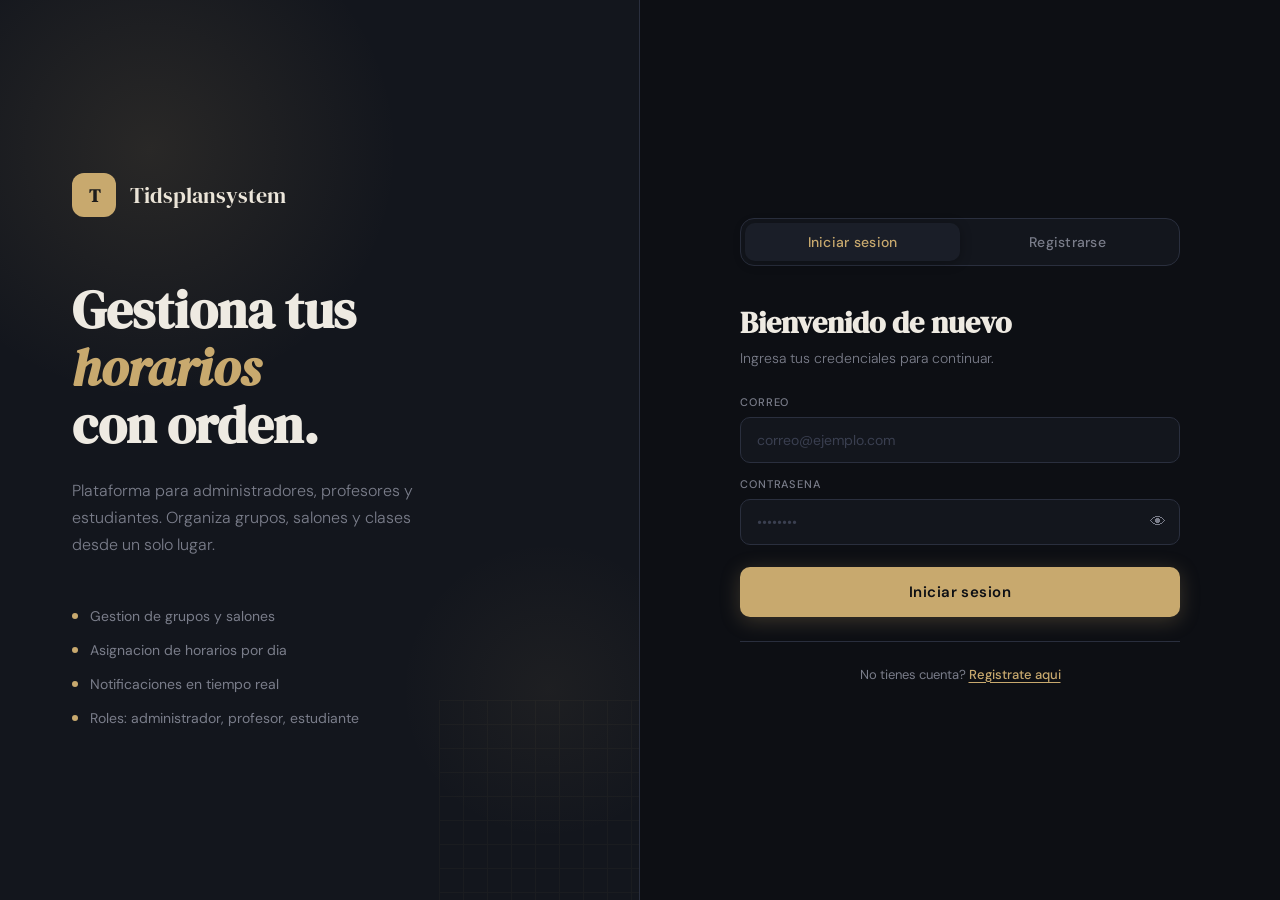
<file: instru.html>
<!DOCTYPE html>
<html lang="es">

<head>
    <meta charset="UTF-8" />
    <meta name="viewport" content="width=device-width, initial-scale=1.0" />
    <title>Horarios — Panel Instructor</title>
    <link
        href="https://fonts.googleapis.com/css2?family=DM+Serif+Display:ital@0;1&family=DM+Sans:wght@300;400;500;600&display=swap"
        rel="stylesheet" />
    <style>
        *,
        *::before,
        *::after {
            box-sizing: border-box;
            margin: 0;
            padding: 0
        }

        :root {
            --bg: #0d0f14;
            --surface: #13161d;
            --surface2: #1a1e28;
            --surface3: #21263a;
            --border: #2a2f3e;
            --accent: #c8a96e;
            --accent2: #e8c98e;
            --text: #eeeae2;
            --muted: #7a7d8a;
            --danger: #e07070;
            --success: #70c9a0;
            --sw: 230px;
            --c0: #c8a96e;
            --c1: #64a0dc;
            --c2: #78c88c;
            --c3: #c878b4;
            --c4: #dc9664;
            --c5: #a08cdc;
            --c6: #60c8c0;
            --c7: #e0b060
        }

        html,
        body {
            height: 100%;
            overflow: hidden
        }

        body {
            display: flex;
            font-family: 'DM Sans', sans-serif;
            color: var(--text);
            background: var(--bg)
        }

        /* SIDEBAR */
        .sb {
            width: var(--sw);
            min-height: 100vh;
            background: var(--surface);
            border-right: 1px solid var(--border);
            display: flex;
            flex-direction: column;
            flex-shrink: 0
        }

        .sb-brand {
            display: flex;
            align-items: center;
            gap: 10px;
            padding: 22px 18px 18px;
            border-bottom: 1px solid var(--border)
        }

        .sb-logo {
            width: 32px;
            height: 32px;
            background: var(--accent);
            border-radius: 8px;
            display: flex;
            align-items: center;
            justify-content: center;
            font-size: 15px;
            flex-shrink: 0
        }

        .sb-name {
            font-family: 'DM Serif Display', serif;
            font-size: 17px
        }

        .sb-nav {
            flex: 1;
            padding: 12px 8px;
            display: flex;
            flex-direction: column;
            gap: 1px;
            overflow-y: auto
        }

        .sb-label {
            font-size: 10px;
            font-weight: 600;
            color: var(--muted);
            letter-spacing: .1em;
            text-transform: uppercase;
            padding: 14px 10px 5px
        }

        .ni {
            display: flex;
            align-items: center;
            gap: 10px;
            padding: 9px 11px;
            border-radius: 9px;
            cursor: pointer;
            font-size: 13.5px;
            color: var(--muted);
            border: none;
            background: transparent;
            width: 100%;
            text-align: left;
            font-family: 'DM Sans', sans-serif;
            transition: background .15s, color .15s
        }

        .ni:hover {
            background: var(--surface2);
            color: var(--text)
        }

        .ni.active {
            background: var(--surface3);
            color: var(--accent);
            font-weight: 500
        }

        .ni-ic {
            width: 18px;
            text-align: center;
            flex-shrink: 0;
            font-size: 15px
        }

        .sb-foot {
            padding: 10px 8px 18px;
            border-top: 1px solid var(--border)
        }

        .user-row {
            display: flex;
            align-items: center;
            gap: 9px;
            padding: 9px 11px;
            border-radius: 9px;
            cursor: pointer;
            transition: background .15s
        }

        .user-row:hover {
            background: var(--surface2)
        }

        .av {
            width: 32px;
            height: 32px;
            border-radius: 50%;
            background: var(--surface3);
            border: 2px solid var(--border);
            display: flex;
            align-items: center;
            justify-content: center;
            font-size: 13px;
            flex-shrink: 0
        }

        .u-info {
            flex: 1;
            min-width: 0
        }

        .u-name {
            font-size: 12.5px;
            font-weight: 500;
            white-space: nowrap;
            overflow: hidden;
            text-overflow: ellipsis
        }

        .u-role {
            font-size: 11px;
            color: var(--muted)
        }

        /* MAIN */
        .main {
            flex: 1;
            display: flex;
            flex-direction: column;
            overflow: hidden;
            min-width: 0
        }

        .topbar {
            display: flex;
            align-items: center;
            justify-content: space-between;
            padding: 16px 28px;
            border-bottom: 1px solid var(--border);
            background: var(--bg);
            flex-shrink: 0
        }

        .tb-left h1 {
            font-family: 'DM Serif Display', serif;
            font-size: 20px
        }

        .tb-left p {
            font-size: 12px;
            color: var(--muted);
            margin-top: 2px;
            font-weight: 300
        }

        .tb-right {
            display: flex;
            gap: 8px;
            align-items: center
        }

        .btn {
            padding: 8px 14px;
            border-radius: 8px;
            font-family: 'DM Sans', sans-serif;
            font-size: 13px;
            cursor: pointer;
            transition: all .18s;
            display: flex;
            align-items: center;
            gap: 6px;
            font-weight: 500;
            border: none
        }

        .btn-o {
            border: 1px solid var(--border) !important;
            background: transparent;
            color: var(--muted)
        }

        .btn-o:hover {
            border-color: var(--accent) !important;
            color: var(--accent)
        }

        .btn-p {
            background: var(--accent);
            color: #0d0f14;
            font-weight: 600
        }

        .btn-p:hover {
            background: var(--accent2)
        }

        .btn-d {
            border: 1px solid rgba(224, 112, 112, .25) !important;
            background: rgba(224, 112, 112, .15);
            color: var(--danger)
        }

        .btn-d:hover {
            background: rgba(224, 112, 112, .25)
        }

        .btn-s {
            border: 1px solid rgba(112, 201, 160, .25) !important;
            background: rgba(112, 201, 160, .15);
            color: var(--success)
        }

        .btn-sm {
            padding: 5px 10px;
            font-size: 12px
        }

        .content {
            flex: 1;
            overflow-y: auto;
            padding: 24px 28px
        }

        .panel {
            display: none
        }

        .panel.active {
            display: block;
            animation: fadeIn .25s ease
        }

        @keyframes fadeIn {
            from {
                opacity: 0;
                transform: translateY(8px)
            }

            to {
                opacity: 1;
                transform: translateY(0)
            }
        }

        /* EMPTY STATE */
        .empty-state {
            display: flex;
            flex-direction: column;
            align-items: center;
            justify-content: center;
            padding: 80px 20px;
            gap: 16px;
            color: var(--muted);
            text-align: center
        }

        .empty-state .icon {
            font-size: 56px;
            opacity: .25;
            line-height: 1
        }

        .empty-state h3 {
            font-size: 20px;
            color: var(--text);
            font-family: 'DM Serif Display', serif
        }

        .empty-state p {
            font-size: 13.5px;
            max-width: 340px;
            line-height: 1.7
        }

        /* GROUP CARDS */
        .groups-grid {
            display: grid;
            grid-template-columns: repeat(auto-fill, minmax(280px, 1fr));
            gap: 16px;
            margin-bottom: 28px
        }

        .group-card {
            background: var(--surface);
            border: 1px solid var(--border);
            border-radius: 14px;
            padding: 20px;
            display: flex;
            flex-direction: column;
            gap: 12px;
            transition: border-color .2s
        }

        .group-card:hover {
            border-color: rgba(200, 169, 110, .4)
        }

        .group-card-header {
            display: flex;
            align-items: flex-start;
            justify-content: space-between;
            gap: 8px
        }

        .group-card-name {
            font-family: 'DM Serif Display', serif;
            font-size: 20px;
            line-height: 1.2
        }

        .group-card-badge {
            background: rgba(200, 169, 110, .12);
            color: var(--accent);
            border: 1px solid rgba(200, 169, 110, .25);
            font-size: 11px;
            font-weight: 600;
            padding: 3px 10px;
            border-radius: 20px;
            white-space: nowrap;
            flex-shrink: 0
        }

        .group-card-meta {
            display: flex;
            flex-direction: column;
            gap: 5px
        }

        .group-card-row {
            display: flex;
            align-items: center;
            gap: 6px;
            font-size: 12.5px;
            color: var(--muted)
        }

        .group-card-row strong {
            color: var(--text)
        }

        .code-box {
            display: flex;
            align-items: center;
            justify-content: space-between;
            background: var(--surface2);
            border: 1px solid var(--border);
            border-radius: 9px;
            padding: 8px 12px
        }

        .code-label {
            font-size: 10px;
            font-weight: 600;
            color: var(--muted);
            text-transform: uppercase;
            letter-spacing: .07em;
            margin-bottom: 2px
        }

        .code-value {
            font-family: monospace;
            font-size: 16px;
            font-weight: 700;
            color: var(--accent);
            letter-spacing: .12em
        }

        .code-copy {
            background: transparent;
            border: none;
            cursor: pointer;
            color: var(--muted);
            font-size: 14px;
            padding: 4px;
            border-radius: 5px;
            transition: color .15s, background .15s
        }

        .code-copy:hover {
            color: var(--accent);
            background: var(--surface3)
        }

        .group-card-actions {
            display: flex;
            gap: 8px;
            padding-top: 4px;
            border-top: 1px solid var(--border)
        }

        /* SECTION */
        .sec-row {
            display: flex;
            align-items: center;
            justify-content: space-between;
            margin-bottom: 20px
        }

        .sec-row h2 {
            font-family: 'DM Serif Display', serif;
            font-size: 18px
        }

        .sec-title {
            font-family: 'DM Serif Display', serif;
            font-size: 18px;
            margin-bottom: 16px
        }

        /* TABLES */
        .table-wrap {
            background: var(--surface);
            border: 1px solid var(--border);
            border-radius: 12px;
            overflow: hidden
        }

        table {
            width: 100%;
            border-collapse: collapse
        }

        thead th {
            padding: 11px 14px;
            font-size: 11px;
            font-weight: 600;
            color: var(--muted);
            text-transform: uppercase;
            letter-spacing: .06em;
            text-align: left;
            border-bottom: 1px solid var(--border);
            background: var(--surface)
        }

        tbody td {
            padding: 11px 14px;
            font-size: 13px;
            border-bottom: 1px solid var(--border)
        }

        tbody tr:last-child td {
            border-bottom: none
        }

        tbody tr:hover {
            background: var(--surface2)
        }

        .actions-cell {
            display: flex;
            gap: 6px;
            align-items: center
        }

        .badge {
            display: inline-flex;
            align-items: center;
            padding: 3px 9px;
            border-radius: 20px;
            font-size: 11px;
            font-weight: 600
        }

        .badge-act {
            background: rgba(112, 201, 160, .15);
            color: var(--success)
        }

        .badge-pend {
            background: rgba(220, 150, 80, .15);
            color: #dc9650
        }

        /* MODAL */
        .overlay {
            display: none;
            position: fixed;
            inset: 0;
            background: rgba(0, 0, 0, .6);
            z-index: 100;
            align-items: center;
            justify-content: center;
            backdrop-filter: blur(3px)
        }

        .overlay.open {
            display: flex
        }

        .modal {
            background: var(--surface);
            border: 1px solid var(--border);
            border-radius: 16px;
            width: 100%;
            max-width: 500px;
            max-height: 90vh;
            overflow-y: auto;
            padding: 28px;
            animation: fadeIn .2s ease
        }

        .modal h2 {
            font-family: 'DM Serif Display', serif;
            font-size: 22px;
            margin-bottom: 4px
        }

        .modal .sub {
            font-size: 13px;
            color: var(--muted);
            margin-bottom: 22px
        }

        .field {
            display: flex;
            flex-direction: column;
            gap: 7px;
            margin-bottom: 16px
        }

        .field label {
            font-size: 11px;
            font-weight: 600;
            color: var(--muted);
            text-transform: uppercase;
            letter-spacing: .07em
        }

        .field input,
        .field select,
        .field textarea {
            background: var(--surface2);
            border: 1px solid var(--border);
            border-radius: 9px;
            padding: 11px 14px;
            font-family: 'DM Sans', sans-serif;
            font-size: 14px;
            color: var(--text);
            outline: none;
            transition: border-color .18s;
            -webkit-appearance: none;
            appearance: none
        }

        .field select {
            background-image: url("data:image/svg+xml,%3Csvg xmlns='http://www.w3.org/2000/svg' width='12' height='8'%3E%3Cpath d='M1 1l5 5 5-5' stroke='%237a7d8a' stroke-width='1.5' fill='none' stroke-linecap='round'/%3E%3C/svg%3E");
            background-repeat: no-repeat;
            background-position: right 12px center;
            padding-right: 36px
        }

        .field input:focus,
        .field select:focus,
        .field textarea:focus {
            border-color: var(--accent)
        }

        .field-row {
            display: grid;
            grid-template-columns: 1fr 1fr;
            gap: 12px
        }

        .field-hint {
            font-size: 11px;
            color: var(--muted);
            margin-top: -4px
        }

        .modal-foot {
            display: flex;
            justify-content: flex-end;
            gap: 10px;
            margin-top: 22px;
            padding-top: 18px;
            border-top: 1px solid var(--border)
        }

        /* GENERATED CODE DISPLAY */
        .code-preview {
            background: var(--surface3);
            border: 1px solid var(--border);
            border-radius: 10px;
            padding: 16px 20px;
            text-align: center;
            margin-bottom: 20px
        }

        .code-preview .lbl {
            font-size: 11px;
            color: var(--muted);
            text-transform: uppercase;
            letter-spacing: .08em;
            margin-bottom: 6px
        }

        .code-preview .val {
            font-family: monospace;
            font-size: 28px;
            font-weight: 700;
            color: var(--accent);
            letter-spacing: .15em
        }

        /* NOTIFICATIONS */
        .notif-list {
            display: flex;
            flex-direction: column;
            gap: 2px
        }

        .notif-item {
            display: flex;
            gap: 12px;
            padding: 13px 16px;
            border-radius: 10px;
            transition: background .15s
        }

        .notif-item:hover {
            background: var(--surface2)
        }

        .notif-dot {
            width: 8px;
            height: 8px;
            border-radius: 50%;
            background: var(--accent);
            flex-shrink: 0;
            margin-top: 5px
        }

        .notif-dot.read {
            background: var(--border)
        }

        .notif-body {
            flex: 1
        }

        .notif-msg {
            font-size: 13px;
            line-height: 1.5
        }

        .notif-time {
            font-size: 11px;
            color: var(--muted);
            margin-top: 2px
        }

        /* MISC */
        ::-webkit-scrollbar {
            width: 5px;
            height: 5px
        }

        ::-webkit-scrollbar-track {
            background: transparent
        }

        ::-webkit-scrollbar-thumb {
            background: var(--border);
            border-radius: 4px
        }

        /* TOAST */
        .toast {
            position: fixed;
            bottom: 24px;
            right: 24px;
            background: var(--surface3);
            border: 1px solid var(--border);
            border-radius: 10px;
            padding: 12px 18px;
            font-size: 13px;
            color: var(--text);
            z-index: 200;
            animation: slideUp .3s ease;
            display: flex;
            align-items: center;
            gap: 8px
        }

        @keyframes slideUp {
            from {
                opacity: 0;
                transform: translateY(12px)
            }

            to {
                opacity: 1;
                transform: translateY(0)
            }
        }
    </style>
</head>

<body>

    <!-- SIDEBAR -->
    <aside class="sb">
        <div class="sb-brand">
            <div class="sb-logo">H</div>
            <span class="sb-name">Horarios</span>
        </div>
        <nav class="sb-nav">
            <span class="sb-label">Mi panel</span>
            <button class="ni active" onclick="go('grupos',this)"><span class="ni-ic">◈</span> Mis grupos</button>
            <button class="ni" onclick="go('solicitudes',this)"><span class="ni-ic">◻</span> Solicitudes</button>
            <span class="sb-label">Cuenta</span>
            <button class="ni" onclick="go('notificaciones',this)"><span class="ni-ic">◻</span> Notificaciones</button>
        </nav>
        <div class="sb-foot">
            <div class="user-row">
                <div class="av" id="sb-av">PR</div>
                <div class="u-info">
                    <div class="u-name" id="sb-nombre">Instructor</div>
                    <div class="u-role">Profesor</div>
                </div>
            </div>
        </div>
    </aside>

    <!-- MAIN -->
    <div class="main">
        <div class="topbar">
            <div class="tb-left">
                <h1 id="tb-title">Mis grupos</h1>
                <p id="tb-sub">Gestiona tus grupos y horarios</p>
            </div>
            <div class="tb-right">
                <button class="btn btn-p" id="btn-crear-grupo" onclick="openModal('modal-grupo')" style="display:none">+
                    Crear grupo</button>
            </div>
        </div>

        <div class="content">

            <!-- GRUPOS -->
            <div class="panel active" id="panel-grupos">

                <!-- Estado vacío (sin grupos) -->
                <div id="grupos-vacio">
                    <div class="empty-state">
                        <div class="icon">◈</div>
                        <h3>Aún no tienes grupos</h3>
                        <p>Crea tu primer grupo para empezar a gestionar horarios y agregar estudiantes con un código de
                            unión.</p>
                        <button class="btn btn-p" onclick="openModal('modal-grupo')" style="margin-top:8px">+ Crear
                            primer grupo</button>
                    </div>
                </div>

                <!-- Lista de grupos -->
                <div id="grupos-lista" style="display:none">
                    <div class="sec-row">
                        <h2>Mis grupos</h2>
                        <button class="btn btn-p" onclick="openModal('modal-grupo')">+ Nuevo grupo</button>
                    </div>
                    <div class="groups-grid" id="groups-grid"></div>
                </div>
            </div>

            <!-- SOLICITUDES -->
            <div class="panel" id="panel-solicitudes">
                <h2 class="sec-title">Solicitud de rol</h2>
                <div class="table-wrap" style="margin-bottom:20px">
                    <div style="padding:20px 18px">
                        <p style="font-size:13.5px;line-height:1.7;color:var(--muted)">
                            ¿Quieres convertirte en <strong style="color:var(--text)">Administrador</strong>? Envía una
                            solicitud al admin de la plataforma. Tu cuenta seguirá siendo de tipo Profesor hasta que sea
                            aprobada.
                        </p>
                        <button class="btn btn-p" style="margin-top:16px" onclick="enviarSolicitud()">Solicitar rol de
                            Administrador</button>
                    </div>
                </div>
                <h3 style="font-size:14px;font-weight:600;margin-bottom:12px">Historial de solicitudes</h3>
                <div class="table-wrap">
                    <table>
                        <thead>
                            <tr>
                                <th>Rol solicitado</th>
                                <th>Fecha</th>
                                <th>Estado</th>
                            </tr>
                        </thead>
                        <tbody id="sol-tbody">
                            <tr>
                                <td colspan="3" style="text-align:center;color:var(--muted);padding:30px">No has enviado
                                    solicitudes aún.</td>
                            </tr>
                        </tbody>
                    </table>
                </div>
            </div>

            <!-- NOTIFICACIONES -->
            <div class="panel" id="panel-notificaciones">
                <div class="sec-row">
                    <h2>Notificaciones</h2>
                    <button class="btn btn-o" onclick="markAllRead()">Marcar todas leídas</button>
                </div>
                <div class="table-wrap">
                    <div class="notif-list" id="notif-list" style="padding:6px 0">
                        <p style="color:var(--muted);padding:20px 16px;font-size:13px">No hay notificaciones.</p>
                    </div>
                </div>
            </div>

        </div>
    </div>

    <!-- MODALS -->

    <!-- Modal: Crear grupo -->
    <div class="overlay" id="modal-grupo">
        <div class="modal">
            <h2 id="grupo-modal-title">Crear grupo</h2>
            <p class="sub">Define la información de tu grupo</p>

            <div class="field">
                <label>Nombre del grupo / Grado</label>
                <input id="grp-nombre" placeholder="Ej: 10-B, 11-2, Grado 9A…" />
                <span class="field-hint">Usa el formato de tu institución.</span>
            </div>

            <div class="field">
                <label>Clase que imparte</label>
                <input id="grp-clase" placeholder="Ej: Matemáticas, Física, Programación…" />
            </div>

            <div class="field-row">
                <div class="field">
                    <label>Hora de inicio</label>
                    <input type="time" id="grp-hora-inicio" value="07:00" />
                </div>
                <div class="field">
                    <label>Hora de fin</label>
                    <input type="time" id="grp-hora-fin" value="09:00" />
                </div>
            </div>

            <div class="field-row">
                <div class="field">
                    <label>Días de clase</label>
                    <input id="grp-dias" placeholder="Ej: Lunes, Miércoles, Viernes" />
                </div>
                <div class="field">
                    <label>Cupo máximo</label>
                    <input type="number" id="grp-cupo" placeholder="30" min="1" />
                </div>
            </div>

            <div class="field">
                <label>Descripción (opcional)</label>
                <textarea id="grp-desc" rows="2" placeholder="Cualquier información adicional…"></textarea>
            </div>

            <div class="modal-foot">
                <button class="btn btn-o" onclick="closeModal('modal-grupo')">Cancelar</button>
                <button class="btn btn-p" onclick="crearGrupo()">Crear grupo</button>
            </div>
        </div>
    </div>

    <!-- Modal: Ver grupo (detalle) -->
    <div class="overlay" id="modal-detalle">
        <div class="modal">
            <h2 id="det-nombre">Detalle del grupo</h2>
            <p class="sub" id="det-clase">—</p>

            <div class="code-preview">
                <div class="lbl">Código de unión</div>
                <div class="val" id="det-code">——</div>
            </div>

            <div style="display:flex;flex-direction:column;gap:10px;margin-bottom:20px">
                <div class="group-card-row"><span>🕐</span> <span>Horario: <strong id="det-horario">—</strong></span>
                </div>
                <div class="group-card-row"><span>📅</span> <span>Días: <strong id="det-dias">—</strong></span></div>
                <div class="group-card-row"><span>👥</span> <span>Miembros: <strong id="det-miembros">0</strong> /
                        <strong id="det-cupo">—</strong></span></div>
            </div>

            <h3
                style="font-size:13px;font-weight:600;margin-bottom:10px;color:var(--muted);text-transform:uppercase;letter-spacing:.06em">
                Estudiantes</h3>
            <div class="table-wrap" style="margin-bottom:20px">
                <table>
                    <thead>
                        <tr>
                            <th>Nombre</th>
                            <th>Correo</th>
                            <th>Estado</th>
                        </tr>
                    </thead>
                    <tbody id="det-tbody">
                        <tr>
                            <td colspan="3" style="text-align:center;color:var(--muted);padding:20px;font-size:13px">
                                Nadie se ha unido aún.</td>
                        </tr>
                    </tbody>
                </table>
            </div>

            <div class="modal-foot">
                <button class="btn btn-d btn-sm" id="btn-eliminar-grupo" onclick="eliminarGrupo()">Eliminar
                    grupo</button>
                <button class="btn btn-o" onclick="closeModal('modal-detalle')">Cerrar</button>
            </div>
        </div>
    </div>

    <script>
        // ============================================================
        //  instru.html — Panel de Instructor
        //  Conectado a APIs reales con CSRF y persistencia en BD
        // ============================================================

        let grupos = [];
        let grupoActivo = null;

        /* ── CSRF ── */
        function getCsrfToken() {
            return document.querySelector('meta[name="csrf-token"]')?.content ?? window.csrfToken ?? '';
        }

        async function apiFetch(url, options = {}) {
            const method = (options.method || 'GET').toUpperCase();
            const headers = { 'Content-Type': 'application/json', ...(options.headers || {}) };
            if (['POST', 'PUT', 'DELETE', 'PATCH'].includes(method)) {
                headers['X-CSRF-Token'] = getCsrfToken();
            }
            const resp = await fetch(url, { ...options, headers });
            const text = await resp.text();
            let data;
            try { data = JSON.parse(text); } catch (e) { throw new Error('Respuesta inválida del servidor'); }
            if (!resp.ok && data.mensaje) throw new Error(data.mensaje);
            if (!resp.ok && data.message) throw new Error(data.message);
            if (!resp.ok) throw new Error('Error ' + resp.status);
            return data;
        }

        function esc(str) {
            if (str === null || str === undefined) return '';
            return String(str).replace(/&/g, '&amp;').replace(/</g, '&lt;').replace(/>/g, '&gt;').replace(/"/g, '&quot;').replace(/'/g, '&#039;');
        }

        /* ── NAVEGACIÓN ── */
        const panelMeta = {
            grupos: { title: 'Mis grupos', sub: 'Gestiona tus grupos y horarios' },
            solicitudes: { title: 'Solicitudes', sub: 'Solicita cambios de rol al administrador' },
            notificaciones: { title: 'Notificaciones', sub: 'Mensajes del sistema' },
        };

        function go(name, btn) {
            document.querySelectorAll('.panel').forEach(p => p.classList.remove('active'));
            document.querySelectorAll('.ni').forEach(n => n.classList.remove('active'));
            const panel = document.getElementById('panel-' + name);
            if (panel) panel.classList.add('active');
            if (btn) btn.classList.add('active');
            const m = panelMeta[name] || { title: name, sub: '' };
            document.getElementById('tb-title').textContent = m.title;
            document.getElementById('tb-sub').textContent = m.sub;
            document.getElementById('btn-crear-grupo').style.display = (name === 'grupos' && grupos.length > 0) ? 'flex' : 'none';
            if (name === 'solicitudes') cargarMisSolicitudes();
            if (name === 'notificaciones') cargarNotificaciones();
        }

        /* ── MODALS ── */
        function openModal(id) { document.getElementById(id).classList.add('open'); }
        function closeModal(id) { document.getElementById(id).classList.remove('open'); }
        document.querySelectorAll('.overlay').forEach(o => {
            o.addEventListener('click', e => { if (e.target === o) o.classList.remove('open'); });
        });

        /* ── TOAST ── */
        function mostrarToast(msg, tipo) {
            const existing = document.querySelector('.toast');
            if (existing) existing.remove();
            const toast = document.createElement('div');
            toast.className = 'toast';
            toast.textContent = msg;
            if (tipo === 'error') toast.style.borderColor = 'var(--danger)';
            document.body.appendChild(toast);
            setTimeout(() => toast.remove(), 2800);
        }

        /* ════════════════════════════════════════════════════════════
           GRUPOS
           ════════════════════════════════════════════════════════════ */

        async function cargarGrupos() {
            try {
                const data = await apiFetch('api/v1/instructor/grupos.php');
                grupos = Array.isArray(data) ? data : [];
                renderGrupos();
            } catch (e) {
                console.error('Error al cargar grupos:', e);
                mostrarToast('Error al cargar grupos', 'error');
            }
        }

        function renderGrupos() {
            const vacio = document.getElementById('grupos-vacio');
            const lista = document.getElementById('grupos-lista');
            const grid = document.getElementById('groups-grid');
            const btnTop = document.getElementById('btn-crear-grupo');

            if (!grupos.length) {
                vacio.style.display = 'block';
                lista.style.display = 'none';
                btnTop.style.display = 'none';
                return;
            }

            vacio.style.display = 'none';
            lista.style.display = 'block';
            btnTop.style.display = 'flex';

            grid.innerHTML = grupos.map(g => `
  <div class="group-card">
    <div class="group-card-header">
      <div class="group-card-name">${esc(g.nombre)}</div>
      <div class="group-card-badge">${esc(g.clase)}</div>
    </div>
    <div class="group-card-meta">
      <div class="group-card-row"><span>🕐</span> <span>${esc(g.hora_inicio)} – ${esc(g.hora_fin)}</span></div>
      <div class="group-card-row"><span>📅</span> <span>${esc(g.dias || '—')}</span></div>
      <div class="group-card-row"><span>👥</span> <span>${Number(g.total_miembros)}${g.cupo ? ' / ' + g.cupo : ''} estudiantes</span></div>
    </div>
    <div class="code-box">
      <div>
        <div class="code-label">Código de unión</div>
        <div class="code-value">${esc(g.codigo_union)}</div>
      </div>
      <button class="code-copy" onclick="copiarCodigo('${esc(g.codigo_union)}')" title="Copiar código">⎘</button>
    </div>
    <div class="group-card-actions">
      <button class="btn btn-o btn-sm" onclick="verGrupo(${Number(g.id)})">Ver detalle</button>
      <button class="btn btn-d btn-sm" onclick="confirmarEliminar(${Number(g.id)})">Eliminar</button>
    </div>
  </div>`).join('');
        }

        function copiarCodigo(code) {
            navigator.clipboard.writeText(code).then(() => {
                mostrarToast('✓ Código copiado');
            }).catch(() => {
                mostrarToast('Código: ' + code);
            });
        }

        /* ── CREAR GRUPO ── */
        async function crearGrupo() {
            const nombre = document.getElementById('grp-nombre').value.trim();
            const clase = document.getElementById('grp-clase').value.trim();
            const horaInicio = document.getElementById('grp-hora-inicio').value;
            const horaFin = document.getElementById('grp-hora-fin').value;
            const dias = document.getElementById('grp-dias').value.trim();
            const cupo = parseInt(document.getElementById('grp-cupo').value) || 0;
            const desc = document.getElementById('grp-desc').value.trim();
            const btn = document.querySelector('#modal-grupo .btn-p');

            if (!nombre) { mostrarToast('El nombre del grupo es requerido', 'error'); return; }
            if (!clase) { mostrarToast('La clase es requerida', 'error'); return; }
            if (horaInicio >= horaFin) { mostrarToast('La hora inicio debe ser antes de la hora fin', 'error'); return; }

            btn.disabled = true;
            btn.textContent = 'Creando...';

            try {
                const data = await apiFetch('api/v1/instructor/grupos.php', {
                    method: 'POST',
                    body: JSON.stringify({
                        nombre, clase, hora_inicio: horaInicio, hora_fin: horaFin,
                        dias: dias || 'No especificado', cupo, descripcion: desc
                    })
                });
                if (data.ok !== false) {
                    closeModal('modal-grupo');
                    limpiarFormGrupo();
                    await cargarGrupos();
                    mostrarToast('✅ Grupo creado con código: ' + data.codigo_union);
                } else {
                    mostrarToast(data.mensaje || 'Error al crear', 'error');
                }
            } catch (e) {
                mostrarToast(e.message, 'error');
            } finally {
                btn.disabled = false;
                btn.textContent = 'Crear grupo';
            }
        }

        function limpiarFormGrupo() {
            ['grp-nombre', 'grp-clase', 'grp-dias', 'grp-desc'].forEach(id => document.getElementById(id).value = '');
            document.getElementById('grp-cupo').value = '';
            document.getElementById('grp-hora-inicio').value = '07:00';
            document.getElementById('grp-hora-fin').value = '09:00';
        }

        /* ── VER DETALLE ── */
        async function verGrupo(id) {
            grupoActivo = id;
            try {
                const g = await apiFetch('api/v1/instructor/grupos.php?id=' + id);
                document.getElementById('det-nombre').textContent = g.nombre || '—';
                document.getElementById('det-clase').textContent = g.clase || '—';
                document.getElementById('det-code').textContent = g.codigo_union || '——';
                document.getElementById('det-horario').textContent = (g.hora_inicio || '—') + ' – ' + (g.hora_fin || '—');
                document.getElementById('det-dias').textContent = g.dias || '—';
                document.getElementById('det-miembros').textContent = g.total_miembros ?? 0;
                document.getElementById('det-cupo').textContent = g.cupo || 'Sin límite';

                const miembros = g.miembros || [];
                const tbody = document.getElementById('det-tbody');
                if (!miembros.length) {
                    tbody.innerHTML = '<tr><td colspan="3" style="text-align:center;color:var(--muted);padding:20px;font-size:13px">Nadie se ha unido aún.</td></tr>';
                } else {
                    tbody.innerHTML = miembros.map(m => `
  <tr>
    <td>${esc(m.Nombre + ' ' + m.Apellido)}</td>
    <td>${esc(m.correo || '—')}</td>
    <td><span class="badge badge-act">Activo</span></td>
  </tr>`).join('');
                }
                openModal('modal-detalle');
            } catch (e) {
                mostrarToast('Error al cargar detalle: ' + e.message, 'error');
            }
        }

        /* ── ELIMINAR GRUPO ── */
        async function confirmarEliminar(id) {
            if (!confirm('¿Eliminar este grupo? Esta acción no se puede deshacer.')) return;
            try {
                await apiFetch('api/v1/instructor/grupos.php', {
                    method: 'DELETE',
                    body: JSON.stringify({ id })
                });
                await cargarGrupos();
                mostrarToast('✅ Grupo eliminado');
            } catch (e) {
                mostrarToast(e.message, 'error');
            }
        }

        function eliminarGrupo() {
            if (!grupoActivo) return;
            closeModal('modal-detalle');
            confirmarEliminar(grupoActivo);
            grupoActivo = null;
        }

        /* ════════════════════════════════════════════════════════════
           SOLICITUDES
           ════════════════════════════════════════════════════════════ */

        async function cargarMisSolicitudes() {
            const tbody = document.getElementById('sol-tbody');
            try {
                const data = await apiFetch('api/v1/instructor/mis-solicitudes.php');
                if (!data || !data.length) {
                    tbody.innerHTML = '<tr><td colspan="3" style="text-align:center;color:var(--muted);padding:30px">No has enviado solicitudes aún.</td></tr>';
                    return;
                }
                tbody.innerHTML = data.map(s => `
  <tr>
    <td>${esc(s.rol_solicitado)}</td>
    <td>${esc(s.fecha)}</td>
    <td><span class="badge ${s.estado === 'pendiente' ? 'badge-pend' : 'badge-act'}">${esc(s.estado)}</span></td>
  </tr>`).join('');
            } catch (e) {
                tbody.innerHTML = '<tr><td colspan="3" style="text-align:center;color:var(--danger);padding:30px">Error al cargar solicitudes.</td></tr>';
                console.error(e);
            }
        }

        async function enviarSolicitud() {
            const btn = document.querySelector('#panel-solicitudes .btn-p');
            btn.disabled = true;
            btn.textContent = 'Enviando...';

            try {
                const data = await apiFetch('api/v1/admin/solicitudes/crear.php', {
                    method: 'POST',
                    body: JSON.stringify({ rol_id: 1, motivo: 'Solicito ser administrador' })
                });
                if (data.success) {
                    mostrarToast('✅ Solicitud enviada al administrador');
                    cargarMisSolicitudes();
                } else {
                    mostrarToast(data.message || 'Error al enviar', 'error');
                }
            } catch (e) {
                mostrarToast(e.message, 'error');
            } finally {
                btn.disabled = false;
                btn.textContent = 'Solicitar rol de Administrador';
            }
        }

        /* ════════════════════════════════════════════════════════════
           NOTIFICACIONES
           ════════════════════════════════════════════════════════════ */

        async function cargarNotificaciones() {
            const lista = document.getElementById('notif-list');
            try {
                const data = await apiFetch('api/v1/admin/notificaciones.php');
                if (!data || !data.length) {
                    lista.innerHTML = '<p style="color:var(--muted);padding:20px 16px;font-size:13px">No hay notificaciones.</p>';
                    return;
                }
                lista.innerHTML = data.map(n => `
  <div class="notif-item">
    <span class="notif-dot ${n.leida ? 'read' : ''}"></span>
    <div class="notif-body">
      <div class="notif-msg"><strong>${esc(n.asunto)}</strong> — ${esc(n.mensaje.substring(0, 120))}</div>
      <div class="notif-time">${esc(n.tipo)} · ${n.created_at || ''}</div>
    </div>
  </div>`).join('');
            } catch (e) {
                lista.innerHTML = '<p style="color:var(--muted);padding:20px 16px;font-size:13px">Error al cargar notificaciones.</p>';
                console.error(e);
            }
        }

        function markAllRead() {
            document.querySelectorAll('.notif-dot').forEach(d => d.classList.add('read'));
            mostrarToast('Marcadas como leídas');
        }

        /* ════════════════════════════════════════════════════════════
           INICIALIZACIÓN
           ════════════════════════════════════════════════════════════ */

        document.addEventListener('DOMContentLoaded', async () => {
            const userRaw = localStorage.getItem('user');
            if (!userRaw) { window.location.href = 'index.html'; return; }

            try {
                const userData = JSON.parse(userRaw);
                const iniciales = ((userData.Nombre || '')[0] || '') + ((userData.Apellido || '')[0] || '');
                document.getElementById('sb-av').textContent = iniciales || 'PR';
                document.getElementById('sb-nombre').textContent = (userData.Nombre || 'Instructor') + ' ' + (userData.Apellido || '');

                // Obtener CSRF token
                const resp = await fetch('api/v1/csrf-token.php');
                const tok = await resp.json();
                if (tok.success) window.csrfToken = tok.csrf_token;
            } catch (e) {
                console.warn('Error en init:', e);
            }

            await cargarGrupos();
        });
    </script>
</body>

</html>
</file>
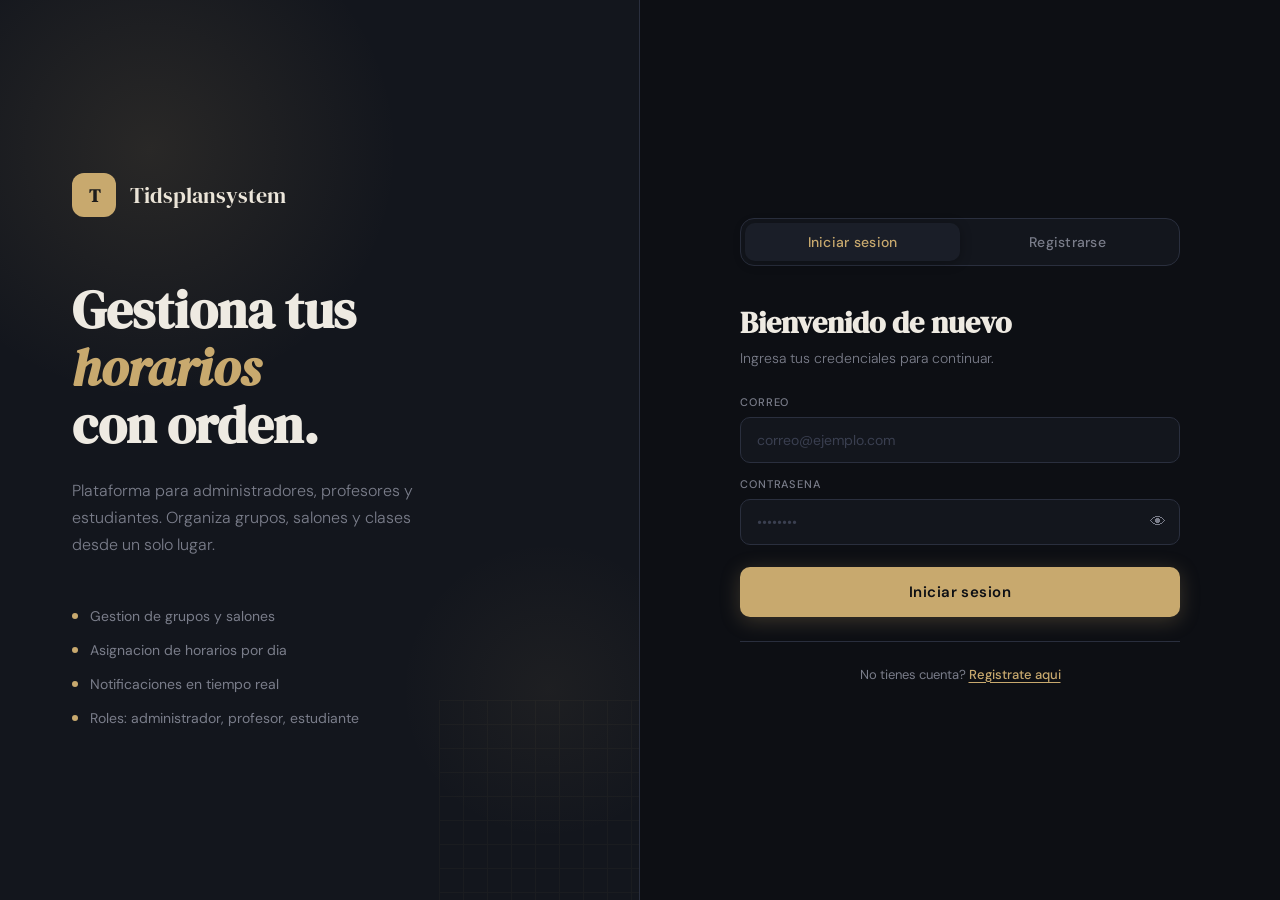
<file: user.html>
<!DOCTYPE html>
<html lang="es">

<head>
    <meta charset="UTF-8" />
    <meta name="viewport" content="width=device-width, initial-scale=1.0" />
    <title>Horarios — Mi Panel</title>
    <link
        href="https://fonts.googleapis.com/css2?family=DM+Serif+Display:ital@0;1&family=DM+Sans:wght@300;400;500;600&display=swap"
        rel="stylesheet" />
    <style>
        *,
        *::before,
        *::after {
            box-sizing: border-box;
            margin: 0;
            padding: 0
        }

        :root {
            --bg: #0d0f14;
            --surface: #13161d;
            --surface2: #1a1e28;
            --surface3: #21263a;
            --border: #2a2f3e;
            --accent: #c8a96e;
            --accent2: #e8c98e;
            --text: #eeeae2;
            --muted: #7a7d8a;
            --danger: #e07070;
            --success: #70c9a0;
            --sw: 220px;
            --c0: #c8a96e;
            --c1: #64a0dc;
            --c2: #78c88c;
            --c3: #c878b4;
            --c4: #dc9664;
            --c5: #a08cdc;
            --c6: #60c8c0;
            --c7: #e0b060;
        }

        html,
        body {
            height: 100%;
            overflow: hidden
        }

        body {
            display: flex;
            font-family: 'DM Sans', sans-serif;
            color: var(--text);
            background: var(--bg)
        }

        /* ── SIDEBAR ── */
        .sb {
            width: var(--sw);
            min-height: 100vh;
            background: var(--surface);
            border-right: 1px solid var(--border);
            display: flex;
            flex-direction: column;
            flex-shrink: 0
        }

        .sb-brand {
            display: flex;
            align-items: center;
            gap: 10px;
            padding: 22px 18px 18px;
            border-bottom: 1px solid var(--border)
        }

        .sb-logo {
            width: 32px;
            height: 32px;
            background: var(--accent);
            border-radius: 8px;
            display: flex;
            align-items: center;
            justify-content: center;
            font-family: 'DM Serif Display', serif;
            font-size: 15px;
            color: #0d0f14;
            font-weight: 700;
            flex-shrink: 0
        }

        .sb-name {
            font-family: 'DM Serif Display', serif;
            font-size: 17px
        }

        .sb-nav {
            flex: 1;
            padding: 12px 8px;
            display: flex;
            flex-direction: column;
            gap: 1px;
            overflow-y: auto
        }

        .sb-label {
            font-size: 10px;
            font-weight: 600;
            color: var(--muted);
            letter-spacing: .1em;
            text-transform: uppercase;
            padding: 14px 10px 5px
        }

        .ni {
            display: flex;
            align-items: center;
            gap: 10px;
            padding: 9px 11px;
            border-radius: 9px;
            cursor: pointer;
            font-size: 13.5px;
            color: var(--muted);
            border: none;
            background: transparent;
            width: 100%;
            text-align: left;
            font-family: 'DM Sans', sans-serif;
            transition: background .15s, color .15s
        }

        .ni:hover {
            background: var(--surface2);
            color: var(--text)
        }

        .ni.active {
            background: var(--surface3);
            color: var(--accent);
            font-weight: 500
        }

        .ni-ic {
            width: 18px;
            text-align: center;
            flex-shrink: 0;
            font-size: 14px
        }

        .nb {
            margin-left: auto;
            background: var(--accent);
            color: #0d0f14;
            font-size: 10px;
            font-weight: 700;
            padding: 2px 6px;
            border-radius: 20px
        }

        /* Boton de solicitud de rol — resaltado */
        .ni-rol {
            display: flex;
            align-items: center;
            gap: 10px;
            padding: 9px 11px;
            border-radius: 9px;
            cursor: pointer;
            font-size: 13.5px;
            color: var(--accent);
            border: 1px solid rgba(200, 169, 110, .25);
            background: rgba(200, 169, 110, .07);
            width: 100%;
            text-align: left;
            font-family: 'DM Sans', sans-serif;
            transition: background .15s, border-color .15s;
            margin-top: 6px
        }

        .ni-rol:hover {
            background: rgba(200, 169, 110, .14);
            border-color: var(--accent)
        }

        .sb-foot {
            padding: 10px 8px 18px;
            border-top: 1px solid var(--border)
        }

        .user-row {
            display: flex;
            align-items: center;
            gap: 9px;
            padding: 9px 11px;
            border-radius: 9px;
            cursor: pointer;
            transition: background .15s
        }

        .user-row:hover {
            background: var(--surface2)
        }

        .av {
            width: 32px;
            height: 32px;
            border-radius: 50%;
            background: var(--surface3);
            border: 2px solid var(--border);
            display: flex;
            align-items: center;
            justify-content: center;
            font-size: 12px;
            font-weight: 600;
            flex-shrink: 0
        }

        .u-info {
            flex: 1;
            min-width: 0
        }

        .u-name {
            font-size: 12.5px;
            font-weight: 500;
            white-space: nowrap;
            overflow: hidden;
            text-overflow: ellipsis
        }

        .u-role {
            font-size: 11px;
            color: var(--muted)
        }

        /* ── MAIN ── */
        .main {
            flex: 1;
            display: flex;
            flex-direction: column;
            overflow: hidden;
            min-width: 0
        }

        .topbar {
            display: flex;
            align-items: center;
            justify-content: space-between;
            padding: 16px 28px;
            border-bottom: 1px solid var(--border);
            background: var(--bg);
            flex-shrink: 0
        }

        .tb-left h1 {
            font-family: 'DM Serif Display', serif;
            font-size: 20px
        }

        .tb-left p {
            font-size: 12px;
            color: var(--muted);
            margin-top: 2px;
            font-weight: 300
        }

        .tb-right {
            display: flex;
            gap: 8px;
            align-items: center
        }

        .btn {
            padding: 8px 14px;
            border-radius: 8px;
            font-family: 'DM Sans', sans-serif;
            font-size: 13px;
            cursor: pointer;
            transition: all .18s;
            display: flex;
            align-items: center;
            gap: 6px;
            font-weight: 500
        }

        .btn-o {
            border: 1px solid var(--border);
            background: transparent;
            color: var(--muted)
        }

        .btn-o:hover {
            border-color: var(--accent);
            color: var(--accent)
        }

        .btn-p {
            border: none;
            background: var(--accent);
            color: #0d0f14;
            font-weight: 600
        }

        .btn-p:hover {
            background: var(--accent2)
        }

        .content {
            flex: 1;
            overflow-y: auto;
            padding: 28px
        }

        .panel {
            display: none
        }

        .panel.active {
            display: block;
            animation: fadeIn .25s ease
        }

        @keyframes fadeIn {
            from {
                opacity: 0;
                transform: translateY(8px)
            }

            to {
                opacity: 1;
                transform: translateY(0)
            }
        }

        /* ── EMPTY STATE ── */
        .empty-hero {
            display: flex;
            flex-direction: column;
            align-items: center;
            justify-content: center;
            padding: 64px 20px;
            gap: 20px;
            text-align: center
        }

        .empty-circle {
            width: 80px;
            height: 80px;
            border-radius: 50%;
            background: var(--surface2);
            border: 2px dashed var(--border);
            display: flex;
            align-items: center;
            justify-content: center;
            font-size: 32px;
            margin-bottom: 4px
        }

        .empty-hero h2 {
            font-family: 'DM Serif Display', serif;
            font-size: 24px;
            color: var(--text)
        }

        .empty-hero p {
            font-size: 14px;
            color: var(--muted);
            max-width: 340px;
            line-height: 1.7;
            font-weight: 300
        }

        .empty-actions {
            display: flex;
            gap: 10px;
            flex-wrap: wrap;
            justify-content: center;
            margin-top: 4px
        }

        /* ── SCHEDULE ── */
        .sched-wrap {
            overflow-x: auto;
            border: 1px solid var(--border);
            border-radius: 12px;
            background: var(--surface)
        }

        .sched-table {
            width: 100%;
            border-collapse: collapse;
            min-width: 680px
        }

        .sched-table th {
            padding: 12px 8px;
            font-size: 11px;
            font-weight: 600;
            color: var(--muted);
            text-transform: uppercase;
            letter-spacing: .05em;
            text-align: center;
            border-bottom: 1px solid var(--border)
        }

        .sched-table th:first-child {
            text-align: left;
            padding-left: 16px;
            width: 72px
        }

        .time-lbl {
            padding: 0 8px 0 16px;
            font-size: 12px;
            color: var(--muted);
            font-weight: 500;
            border-right: 1px solid var(--border);
            white-space: nowrap;
            vertical-align: middle
        }

        .sc {
            padding: 4px 5px;
            vertical-align: top;
            height: 64px;
            border-right: 1px solid var(--border);
            border-bottom: 1px solid var(--border)
        }

        .sc:last-child {
            border-right: none
        }

        .blk {
            border-radius: 7px;
            padding: 6px 8px;
            height: 100%;
            display: flex;
            flex-direction: column;
            justify-content: center;
            gap: 2px
        }

        .blk-name {
            font-size: 11.5px;
            font-weight: 600;
            line-height: 1.3;
            white-space: nowrap;
            overflow: hidden;
            text-overflow: ellipsis
        }

        .blk-info {
            font-size: 10px;
            opacity: .75
        }

        /* ── CARDS ── */
        .cards-grid {
            display: grid;
            grid-template-columns: repeat(auto-fill, minmax(220px, 1fr));
            gap: 14px;
            margin-bottom: 24px
        }

        .info-card {
            background: var(--surface);
            border: 1px solid var(--border);
            border-radius: 12px;
            padding: 18px
        }

        .info-card .ic-label {
            font-size: 11px;
            color: var(--muted);
            text-transform: uppercase;
            letter-spacing: .06em;
            font-weight: 500;
            margin-bottom: 6px
        }

        .info-card .ic-value {
            font-family: 'DM Serif Display', serif;
            font-size: 26px;
            line-height: 1
        }

        .info-card .ic-sub {
            font-size: 12px;
            color: var(--muted);
            margin-top: 4px
        }

        /* ── TABLE ── */
        .table-wrap {
            background: var(--surface);
            border: 1px solid var(--border);
            border-radius: 12px;
            overflow: hidden
        }

        .table-head {
            display: flex;
            align-items: center;
            justify-content: space-between;
            padding: 14px 18px;
            border-bottom: 1px solid var(--border)
        }

        .table-head h3 {
            font-size: 14px;
            font-weight: 600
        }

        table {
            width: 100%;
            border-collapse: collapse
        }

        thead th {
            padding: 11px 14px;
            font-size: 11px;
            font-weight: 600;
            color: var(--muted);
            text-transform: uppercase;
            letter-spacing: .06em;
            text-align: left;
            border-bottom: 1px solid var(--border);
            background: var(--surface)
        }

        tbody td {
            padding: 11px 14px;
            font-size: 13px;
            border-bottom: 1px solid var(--border)
        }

        tbody tr:last-child td {
            border-bottom: none
        }

        tbody tr:hover {
            background: var(--surface2)
        }

        .badge {
            display: inline-flex;
            align-items: center;
            padding: 3px 9px;
            border-radius: 20px;
            font-size: 11px;
            font-weight: 600
        }

        .badge-act {
            background: rgba(112, 201, 160, .15);
            color: var(--success)
        }

        .badge-pend {
            background: rgba(220, 150, 80, .15);
            color: #dc9650
        }

        .badge-inac {
            background: rgba(224, 112, 112, .15);
            color: var(--danger)
        }

        /* ── NOTIF ── */
        .notif-list {
            display: flex;
            flex-direction: column;
            gap: 2px
        }

        .notif-item {
            display: flex;
            gap: 12px;
            padding: 13px 16px;
            border-radius: 10px;
            transition: background .15s
        }

        .notif-item:hover {
            background: var(--surface2)
        }

        .notif-dot {
            width: 8px;
            height: 8px;
            border-radius: 50%;
            background: var(--accent);
            flex-shrink: 0;
            margin-top: 5px
        }

        .notif-dot.read {
            background: var(--border)
        }

        .notif-body {
            flex: 1
        }

        .notif-msg {
            font-size: 13px;
            line-height: 1.5
        }

        .notif-time {
            font-size: 11px;
            color: var(--muted);
            margin-top: 2px
        }

        /* ── PERFIL ── */
        .perfil-card {
            background: var(--surface);
            border: 1px solid var(--border);
            border-radius: 14px;
            padding: 28px;
            max-width: 480px
        }

        .perfil-av {
            width: 64px;
            height: 64px;
            border-radius: 50%;
            background: var(--surface3);
            border: 2px solid var(--border);
            display: flex;
            align-items: center;
            justify-content: center;
            font-size: 22px;
            font-weight: 700;
            margin-bottom: 18px
        }

        .perfil-name {
            font-family: 'DM Serif Display', serif;
            font-size: 24px;
            margin-bottom: 4px
        }

        .perfil-role {
            font-size: 13px;
            color: var(--muted);
            margin-bottom: 22px
        }

        .perfil-row {
            display: flex;
            justify-content: space-between;
            align-items: center;
            padding: 11px 0;
            border-bottom: 1px solid var(--border);
            font-size: 13px
        }

        .perfil-row:last-child {
            border-bottom: none
        }

        .perfil-row .lbl {
            color: var(--muted);
            font-size: 12px
        }

        .readonly-note {
            font-size: 12px;
            color: var(--muted);
            margin-top: 14px;
            font-style: italic
        }

        /* ── MODAL ── */
        .overlay {
            display: none;
            position: fixed;
            inset: 0;
            background: rgba(0, 0, 0, .6);
            z-index: 100;
            align-items: center;
            justify-content: center;
            backdrop-filter: blur(3px)
        }

        .overlay.open {
            display: flex
        }

        .modal {
            background: var(--surface);
            border: 1px solid var(--border);
            border-radius: 16px;
            width: 100%;
            max-width: 460px;
            max-height: 90vh;
            overflow-y: auto;
            padding: 28px;
            animation: fadeIn .2s ease
        }

        .modal h2 {
            font-family: 'DM Serif Display', serif;
            font-size: 22px;
            margin-bottom: 4px
        }

        .modal .sub {
            font-size: 13px;
            color: var(--muted);
            margin-bottom: 22px;
            line-height: 1.6
        }

        .field {
            display: flex;
            flex-direction: column;
            gap: 7px;
            margin-bottom: 16px
        }

        .field label {
            font-size: 11px;
            font-weight: 600;
            color: var(--muted);
            text-transform: uppercase;
            letter-spacing: .07em
        }

        .field input,
        .field select,
        .field textarea {
            background: var(--surface2);
            border: 1px solid var(--border);
            border-radius: 9px;
            padding: 11px 14px;
            font-family: 'DM Sans', sans-serif;
            font-size: 14px;
            color: var(--text);
            outline: none;
            transition: border-color .18s;
            -webkit-appearance: none;
            appearance: none
        }

        .field select {
            background-image: url("data:image/svg+xml,%3Csvg xmlns='http://www.w3.org/2000/svg' width='12' height='8'%3E%3Cpath d='M1 1l5 5 5-5' stroke='%237a7d8a' stroke-width='1.5' fill='none' stroke-linecap='round'/%3E%3C/svg%3E");
            background-repeat: no-repeat;
            background-position: right 12px center;
            padding-right: 36px
        }

        .field input:focus,
        .field select:focus,
        .field textarea:focus {
            border-color: var(--accent)
        }

        .modal-foot {
            display: flex;
            justify-content: flex-end;
            gap: 10px;
            margin-top: 22px;
            padding-top: 18px;
            border-top: 1px solid var(--border)
        }

        .info-box {
            background: var(--surface2);
            border: 1px solid var(--border);
            border-radius: 9px;
            padding: 12px 14px;
            font-size: 13px;
            color: var(--muted);
            line-height: 1.6;
            margin-bottom: 16px
        }

        .info-box strong {
            color: var(--text)
        }

        /* ── SEARCH BOX ── */
        .search-row {
            display: flex;
            align-items: center;
            gap: 10px;
            margin-bottom: 16px;
            flex-wrap: wrap
        }

        .search-box {
            display: flex;
            align-items: center;
            gap: 8px;
            background: var(--surface);
            border: 1px solid var(--border);
            border-radius: 8px;
            padding: 7px 12px
        }

        .search-box input {
            background: transparent;
            border: none;
            outline: none;
            color: var(--text);
            font-family: 'DM Sans', sans-serif;
            font-size: 13px;
            width: 200px
        }

        /* ── WEEK NAV ── */
        .week-nav {
            display: flex;
            align-items: center;
            gap: 10px;
            margin-bottom: 18px
        }

        .week-label {
            font-size: 13px;
            color: var(--text);
            font-weight: 500;
            min-width: 200px;
            text-align: center
        }

        .week-btn {
            width: 30px;
            height: 30px;
            border: 1px solid var(--border);
            background: var(--surface);
            color: var(--muted);
            border-radius: 7px;
            cursor: pointer;
            font-size: 14px;
            display: flex;
            align-items: center;
            justify-content: center;
            transition: all .2s
        }

        .week-btn:hover {
            border-color: var(--accent);
            color: var(--accent)
        }

        .sec-row {
            display: flex;
            align-items: center;
            justify-content: space-between;
            margin-bottom: 16px
        }

        .sec-row h2 {
            font-family: 'DM Serif Display', serif;
            font-size: 18px
        }

        .sec-title {
            font-family: 'DM Serif Display', serif;
            font-size: 18px;
            margin-bottom: 16px
        }

        ::-webkit-scrollbar {
            width: 5px;
            height: 5px
        }

        ::-webkit-scrollbar-track {
            background: transparent
        }

        ::-webkit-scrollbar-thumb {
            background: var(--border);
            border-radius: 4px
        }

        /* grupo join result */
        .grupo-result {
            display: none;
            background: var(--surface2);
            border: 1px solid var(--border);
            border-radius: 10px;
            padding: 16px;
            margin-top: 12px
        }

        .grupo-result.show {
            display: block
        }

        .grupo-result h4 {
            font-size: 14px;
            font-weight: 600;
            margin-bottom: 4px
        }

        .grupo-result p {
            font-size: 12px;
            color: var(--muted)
        }

        /* ── NOTIFICACIONES REDISEÑADAS ── */
        .notif-card {
            display: flex;
            gap: 14px;
            padding: 16px 18px;
            border-bottom: 1px solid var(--border);
            transition: background .15s;
            position: relative;
        }

        .notif-card:last-child {
            border-bottom: none
        }

        .notif-card:hover {
            background: var(--surface2)
        }

        .notif-card.unread {
            background: rgba(200, 169, 110, .04)
        }

        .notif-icon {
            width: 38px;
            height: 38px;
            border-radius: 10px;
            display: flex;
            align-items: center;
            justify-content: center;
            font-size: 17px;
            flex-shrink: 0;
            margin-top: 2px;
        }

        .notif-icon.Sistema {
            background: rgba(100, 160, 220, .15);
            color: #64a0dc
        }

        .notif-icon.Urgente {
            background: rgba(224, 112, 112, .15);
            color: var(--danger)
        }

        .notif-icon.Aviso {
            background: rgba(200, 169, 110, .15);
            color: var(--accent)
        }

        .notif-body-inner {
            flex: 1;
            min-width: 0
        }

        .notif-header {
            display: flex;
            align-items: center;
            gap: 8px;
            margin-bottom: 4px;
        }

        .notif-asunto {
            font-size: 13.5px;
            font-weight: 600;
            color: var(--text);
            white-space: nowrap;
            overflow: hidden;
            text-overflow: ellipsis;
        }

        .notif-badge {
            font-size: 10px;
            font-weight: 700;
            padding: 2px 8px;
            border-radius: 20px;
            flex-shrink: 0;
            text-transform: uppercase;
            letter-spacing: .05em;
        }

        .notif-badge.Sistema {
            background: rgba(100, 160, 220, .15);
            color: #64a0dc
        }

        .notif-badge.Urgente {
            background: rgba(224, 112, 112, .15);
            color: var(--danger)
        }

        .notif-badge.Aviso {
            background: rgba(200, 169, 110, .15);
            color: var(--accent)
        }

        .notif-msg-text {
            font-size: 13px;
            color: var(--muted);
            line-height: 1.55;
            margin-bottom: 6px;
        }

        .notif-fecha {
            font-size: 11px;
            color: var(--muted);
            opacity: .7;
        }

        .notif-unread-dot {
            width: 7px;
            height: 7px;
            border-radius: 50%;
            background: var(--accent);
            flex-shrink: 0;
            margin-top: 6px;
        }
    </style>
</head>

<body>

    <!-- ═══════════ SIDEBAR ═══════════ -->
    <aside class="sb">
        <div class="sb-brand">
            <div class="sb-logo">H</div>
            <span class="sb-name">Horarios</span>
        </div>

        <nav class="sb-nav">
            <span class="sb-label">General</span>
            <button class="ni active" onclick="go('inicio',this)">
                <span class="ni-ic">▦</span> Inicio
            </button>
            <button class="ni" onclick="go('horario',this)">
                <span class="ni-ic">▤</span> Mi Horario
            </button>

            <span class="sb-label">Mi Grupo</span>
            <button class="ni" onclick="go('grupo',this)">
                <span class="ni-ic">◻</span> Mi Grupo
            </button>
            <button class="ni" onclick="go('compañeros',this)">
                <span class="ni-ic">◻</span> Compañeros
            </button>

            <span class="sb-label">Cuenta</span>
            <button class="ni" onclick="go('notificaciones',this)">
                <span class="ni-ic">◻</span> Notificaciones
                <span class="nb" id="notif-badge">2</span>
            </button>
            <button class="ni" onclick="go('perfil',this)">
                <span class="ni-ic">◻</span> Mi Perfil
            </button>

            <!-- Boton especial: solicitar rol -->
            <button class="ni-rol" onclick="openModal('modal-rol')">
                <span class="ni-ic">&#9650;</span> Solicitar rol
            </button>
        </nav>

        <div class="sb-foot">
            <div class="user-row" onclick="go('perfil',null)">
                <div class="av" id="sb-av">JD</div>
                <div class="u-info">
                    <!-- TODO: cargar desde sessionStorage o backend -->
                    <div class="u-name" id="sb-name">Juan Doe</div>
                    <div class="u-role">Estudiante</div>
                </div>
            </div>
        </div>
    </aside>

    <!-- ═══════════ MAIN ═══════════ -->
    <div class="main">
        <div class="topbar">
            <div class="tb-left">
                <h1 id="tb-title">Inicio</h1>
                <p id="tb-sub">Bienvenido a tu panel</p>
            </div>
            <div class="tb-right" id="tb-actions">
                <button class="btn btn-o" onclick="openModal('modal-grupo-buscar')">Unirse a un grupo</button>
            </div>
        </div>

        <div class="content">

            <!-- ══ INICIO ══ -->
            <div class="panel active" id="panel-inicio">

                <!-- Estado: SIN GRUPO (se muestra por defecto la primera vez) -->
                <div id="estado-sin-grupo">
                    <div class="empty-hero">
                        <div class="empty-circle">&#128197;</div>
                        <h2>No te has unido a ningun grupo</h2>
                        <p>Para ver tu horario necesitas unirte al grupo de tu ficha o salon. Busca tu grupo por nombre
                            o codigo y envia una solicitud.</p>
                        <div class="empty-actions">
                            <button class="btn btn-p" onclick="openModal('modal-grupo-buscar')">Buscar grupo</button>
                            <button id="btn-solicitar-rol" class="btn btn-o" onclick="openModal('modal-rol')">Solicitar
                                rol diferente</button>
                        </div>
                    </div>
                </div>

                <!-- Estado: CON GRUPO (oculto hasta que se una a uno) -->
                <div id="estado-con-grupo" style="display:none">
                    <div class="cards-grid">
                        <div class="info-card">
                            <div class="ic-label">Mi grupo</div>
                            <div class="ic-value" id="home-grupo-nombre">3141033</div>
                            <div class="ic-sub">Programacion cloud</div>
                        </div>
                        <div class="info-card">
                            <div class="ic-label">Clases hoy</div>
                            <div class="ic-value">2</div>
                            <div class="ic-sub">Proxima: 10:00 am</div>
                        </div>
                        <div class="info-card">
                            <div class="ic-label">Compañeros</div>
                            <div class="ic-value">18</div>
                            <div class="ic-sub">En tu grupo</div>
                        </div>
                        <div class="info-card">
                            <div class="ic-label">Notificaciones</div>
                            <div class="ic-value">2</div>
                            <div class="ic-sub">Sin leer</div>
                        </div>
                    </div>

                    <div class="table-wrap">
                        <div class="table-head">
                            <h3>Clases de hoy</h3>
                        </div>
                        <table>
                            <thead>
                                <tr>
                                    <th>Materia</th>
                                    <th>Hora</th>
                                    <th>Salon</th>
                                    <th>Profesor</th>
                                </tr>
                            </thead>
                            <tbody>
                                <tr>
                                    <td>Bases de Datos</td>
                                    <td>07:00 – 10:00</td>
                                    <td>Sala 204</td>
                                    <td>Laura Martinez</td>
                                </tr>
                                <tr>
                                    <td>Redes</td>
                                    <td>10:00 – 13:00</td>
                                    <td>Lab 101</td>
                                    <td>Pedro Suarez</td>
                                </tr>
                            </tbody>
                        </table>
                    </div>
                </div>

            </div>

            <!-- ══ HORARIO ══ -->
            <div class="panel" id="panel-horario">

                <!-- Sin grupo -->
                <div id="horario-sin-grupo">
                    <div class="empty-hero">
                        <div class="empty-circle">&#128197;</div>
                        <h2>Aun no tienes horario</h2>
                        <p>Tu horario aparece aqui una vez que te unas a un grupo y el administrador lo haya asignado.
                        </p>
                        <div class="empty-actions">
                            <button class="btn btn-p" onclick="openModal('modal-grupo-buscar')">Buscar grupo</button>
                        </div>
                    </div>
                </div>

                <!-- Con grupo -->
                <div id="horario-con-grupo" style="display:none">
                    <div class="week-nav">
                        <button class="week-btn" onclick="changeWeek(-1)">&#8249;</button>
                        <span class="week-label" id="week-label">Semana del 3 al 7 de marzo, 2026</span>
                        <button class="week-btn" onclick="changeWeek(1)">&#8250;</button>
                    </div>
                    <p style="font-size:12px;color:var(--muted);margin-bottom:14px">Solo lectura — el administrador
                        gestiona los horarios.</p>
                    <div class="sched-wrap">
                        <table class="sched-table">
                            <thead id="sched-head"></thead>
                            <tbody id="sched-body"></tbody>
                        </table>
                    </div>
                </div>

            </div>

            <!-- ══ MI GRUPO ══ -->
            <div class="panel" id="panel-grupo">

                <div id="grupo-sin-grupo">
                    <div class="empty-hero">
                        <div class="empty-circle">&#128101;</div>
                        <h2>No perteneces a ningun grupo</h2>
                        <p>Unete a tu ficha o salon para ver la informacion del grupo, los integrantes y el horario
                            asignado.</p>
                        <div class="empty-actions">
                            <button class="btn btn-p" onclick="openModal('modal-grupo-buscar')">Buscar grupo</button>
                        </div>
                    </div>
                </div>

                <div id="grupo-con-grupo" style="display:none">
                    <div class="sec-row">
                        <h2 id="grupo-titulo">Grupo 3141033</h2>
                        <button class="btn btn-o" style="color:var(--danger);border-color:rgba(224,112,112,.3)"
                            onclick="salirGrupo()">Salir del grupo</button>
                    </div>
                    <div class="table-wrap" style="margin-bottom:18px">
                        <div class="notif-list" style="padding:6px 0">
                            <div class="notif-item" style="flex-direction:column;gap:4px">
                                <div
                                    style="font-size:12px;color:var(--muted);text-transform:uppercase;letter-spacing:.06em;font-weight:600">
                                    Descripcion</div>
                                <div id="grupo-desc" style="font-size:13px">Programacion de aplicaciones y servicios
                                    para la nube — SENA ficha 3141033</div>
                            </div>
                            <div class="notif-item" style="flex-direction:column;gap:4px">
                                <div
                                    style="font-size:12px;color:var(--muted);text-transform:uppercase;letter-spacing:.06em;font-weight:600">
                                    Profesor asignado</div>
                                <div style="font-size:13px">Laura Martinez</div>
                            </div>
                            <div class="notif-item" style="flex-direction:column;gap:4px">
                                <div
                                    style="font-size:12px;color:var(--muted);text-transform:uppercase;letter-spacing:.06em;font-weight:600">
                                    Miembros</div>
                                <div style="font-size:13px">18 estudiantes</div>
                            </div>
                        </div>
                    </div>
                </div>

            </div>

            <!-- ══ COMPANEROS ══ -->
            <div class="panel" id="panel-compañeros">

                <div id="comp-sin-grupo">
                    <div class="empty-hero">
                        <div class="empty-circle">&#128101;</div>
                        <h2>Sin compañeros aun</h2>
                        <p>Unete a un grupo para ver a los demas integrantes.</p>
                        <div class="empty-actions">
                            <button class="btn btn-p" onclick="openModal('modal-grupo-buscar')">Buscar grupo</button>
                        </div>
                    </div>
                </div>

                <div id="comp-con-grupo" style="display:none">
                    <div class="sec-row">
                        <h2>Compañeros</h2>
                        <div class="search-box"><input id="comp-search" placeholder="Buscar compañero..."
                                oninput="filterTable('comp-tbody','comp-search')" /></div>
                    </div>
                    <div class="table-wrap">
                        <table>
                            <thead>
                                <tr>
                                    <th>Nombre</th>
                                    <th>Nickname</th>
                                    <th>Correo</th>
                                </tr>
                            </thead>
                            <tbody id="comp-tbody">
                                <tr>
                                    <td>Laura Martinez</td>
                                    <td>laura_m</td>
                                    <td>laura@sena.co</td>
                                </tr>
                                <tr>
                                    <td>Carlos Ramos</td>
                                    <td>carlos_r</td>
                                    <td>carlos@correo.co</td>
                                </tr>
                                <tr>
                                    <td>Sofia Torres</td>
                                    <td>sofia_t</td>
                                    <td>sofia@correo.co</td>
                                </tr>
                                <tr>
                                    <td>Ana Jimenez</td>
                                    <td>ana_j</td>
                                    <td>ana@correo.co</td>
                                </tr>
                                <tr>
                                    <td>Miguel Perez</td>
                                    <td>miguel_p</td>
                                    <td>miguel@correo.co</td>
                                </tr>
                            </tbody>
                        </table>
                    </div>
                </div>

            </div>

            <!-- ══ NOTIFICACIONES ══ -->
            <div class="panel" id="panel-notificaciones">
                <div class="sec-row">
                    <h2>Notificaciones</h2>
                    <button class="btn btn-o" onclick="markAllRead()">Marcar leídas</button>
                </div>
                <div class="table-wrap">
                    <div class="notif-list" id="notif-list" style="padding:6px 0">
                        <p style="color:var(--muted);padding:20px 16px;font-size:13px">Cargando...</p>
                    </div>
                </div>
            </div>

            <!-- ══ PERFIL ══ -->
            <div class="panel" id="panel-perfil">
                <h2 class="sec-title">Mi Perfil</h2>
                <div class="perfil-card">
                    <div class="perfil-av" id="perfil-av">JD</div>
                    <div class="perfil-name" id="perfil-name">Juan Doe</div>
                    <div class="perfil-role">Estudiante</div>

                    <div class="perfil-row"><span class="lbl">Nickname</span><span id="perfil-nick">juan_doe</span>
                    </div>
                    <div class="perfil-row"><span class="lbl">Correo</span><span
                            id="perfil-correo">juan@correo.co</span></div>
                    <div class="perfil-row"><span class="lbl">Grupo actual</span><span id="perfil-grupo">Sin
                            grupo</span></div>
                    <div class="perfil-row"><span class="lbl">Rol</span><span><span
                                class="badge badge-act">Estudiante</span></span></div>
                    <div class="perfil-row"><span class="lbl">Miembro desde</span><span id="perfil-fecha">Marzo
                            2026</span></div>

                    <p class="readonly-note">Para cambiar tu correo o contrasena contacta al administrador, o solicita
                        un rol diferente desde el sidebar.</p>
                </div>
            </div>

        </div><!-- /content -->
    </div><!-- /main -->

    <!-- ═══════════ MODALS ═══════════ -->

    <!-- MODAL: Buscar y unirse a grupo -->
    <div class="overlay" id="modal-grupo-buscar">
        <div class="modal">
            <h2>Buscar grupo</h2>
            <p class="sub">Ingresa el nombre o codigo de tu ficha / salon para encontrar tu grupo.</p>

            <div class="field">
                <label>Nombre o codigo del grupo</label>
                <input id="buscar-input" placeholder="Ej: 3141033 o Col-Manana" oninput="buscarGrupo()" />
            </div>

            <div class="grupo-result" id="grupo-result">
                <h4 id="result-nombre">3141033</h4>
                <p id="result-desc">Programacion cloud — SENA</p>
                <p style="margin-top:6px;font-size:11px;color:var(--muted)">18 miembros</p>
            </div>

            <div class="modal-foot">
                <button class="btn btn-o" onclick="closeModal('modal-grupo-buscar')">Cancelar</button>
                <button class="btn btn-p" id="btn-unirse" style="display:none" onclick="unirseGrupo()">Solicitar
                    union</button>
            </div>
        </div>
    </div>

    <!-- MODAL: Solicitar rol -->
    <div class="overlay" id="modal-rol">
        <div class="modal">
            <h2>Solicitar cambio de rol</h2>
            <p class="sub">Puedes solicitar ser <strong>Profesor</strong> o <strong>Administrador</strong>. El
                administrador revisara tu solicitud y la aprobara o rechazara.</p>

            <div class="info-box">
                Tu rol actual es <strong>Estudiante</strong>. Solo puedes tener una solicitud pendiente a la vez.
            </div>

            <div class="field">
                <label>Rol solicitado</label>
                <select id="rol-solicitado">
                    <option value="">Selecciona un rol...</option>
                    <option value="2">Profesor / Instructor</option>
                    <option value="1">Administrador</option>
                </select>
            </div>

            <div class="field">
                <label>Motivo (opcional)</label>
                <textarea id="rol-motivo" rows="3"
                    placeholder="Explica brevemente por que solicitas este rol..."></textarea>
            </div>

            <div class="modal-foot">
                <button class="btn btn-o" onclick="closeModal('modal-rol')">Cancelar</button>
                <button class="btn btn-p" onclick="enviarSolicitudRol()">Enviar solicitud</button>
            </div>
        </div>
    </div>

    <!-- MODAL: Confirmacion salir grupo -->
    <div class="overlay" id="modal-salir">
        <div class="modal">
            <h2>Salir del grupo</h2>
            <p class="sub">Si sales del grupo ya no podras ver su horario ni a sus integrantes. Podras unirte de nuevo
                enviando una nueva solicitud.</p>
            <div class="modal-foot">
                <button class="btn btn-o" onclick="closeModal('modal-salir')">Cancelar</button>
                <button class="btn" style="border:none;background:var(--danger);color:#fff"
                    onclick="confirmarSalir()">Si, salir</button>
            </div>
        </div>
    </div>

    <script>
        /* ══════════════════════════════════
   ESTADO Y NAVEGACIÓN
══════════════════════════════════ */
        let enGrupo = false;

        const panelMeta = {
            inicio: { title: 'Inicio', sub: 'Tu panel de bienvenida' },
            horario: { title: 'Mi Horario', sub: 'Vista de solo lectura' },
            grupo: { title: 'Mi Grupo', sub: 'Informacion de tu ficha o salon' },
            compañeros: { title: 'Companeros', sub: 'Integrantes de tu grupo' },
            notificaciones: { title: 'Notificaciones', sub: 'Mensajes del sistema' },
            perfil: { title: 'Mi Perfil', sub: 'Informacion de tu cuenta' },
        };

        // 1. FUNCIÓN PRINCIPAL DE CARGA DE DATOS REALES
        function initUser(data) {
            const nombre = data.nombre || 'Usuario';
            const apellido = data.apellido || '';
            const nickname = data.nickname || 'N/A';
            const correo = data.correo || 'Sin correo';
            const iniciales = (nombre[0] || '') + (apellido[0] || '');

            // Inyectar en Sidebar y Perfil
            document.getElementById('sb-av').textContent = iniciales;
            document.getElementById('sb-name').textContent = `${nombre} ${apellido}`;
            document.getElementById('perfil-av').textContent = iniciales;
            document.getElementById('perfil-name').textContent = `${nombre} ${apellido}`;
            document.getElementById('perfil-nick').textContent = nickname;
            document.getElementById('perfil-correo').textContent = correo;

            // Rol
            const roles = { 1: 'Administrador', 2: 'Profesor', 3: 'Estudiante' };
            const rolNombre = roles[data.rol_id] || 'Usuario';
            const badge = document.querySelector('.badge-rol') || document.getElementById('perfil-rol-badge');
            if (badge) {
                badge.textContent = rolNombre;
                badge.className = `badge-rol ${rolNombre.toLowerCase()}`;
            }

            // Fecha de registro
            if (data.fecha_registro) {
                const fecha = new Date(data.fecha_registro);
                const opciones = { year: 'numeric', month: 'long' };
                document.getElementById('perfil-fecha').textContent = fecha.toLocaleDateString('es-ES', opciones);
            } else {
                document.getElementById('perfil-fecha').textContent = "Reciente";
            }

            // Estado del Grupo
            if (data.nombre_grupo && data.nombre_grupo !== 'Sin grupo') {
                setGrupoState(true, data.nombre_grupo);
            } else {
                setGrupoState(false, null);
            }
        }

        function go(name, btn) {
            document.querySelectorAll('.panel').forEach(p => p.classList.remove('active'));
            document.querySelectorAll('.ni').forEach(n => n.classList.remove('active'));

            const panel = document.getElementById('panel-' + name);
            if (panel) panel.classList.add('active');
            if (btn) btn.classList.add('active');

            const m = panelMeta[name] || { title: name, sub: '' };
            document.getElementById('tb-title').textContent = m.title;
            document.getElementById('tb-sub').textContent = m.sub;

            const tbActions = document.getElementById('tb-actions');
            if (name === 'inicio' && !enGrupo) {
                tbActions.innerHTML = '<button class="btn btn-o" onclick="openModal(\'modal-grupo-buscar\')">Unirse a un grupo</button>';
            } else {
                tbActions.innerHTML = '';
            }

            // CARGA DE DATOS REALES SEGÚN PESTAÑA
            if (name === 'horario' && enGrupo) renderSched();
            if (name === 'notificaciones') cargarNotificaciones();
        }

        /* ══════════════════════════════════
           NOTIFICACIONES (DATOS REALES)
        ══════════════════════════════════ */
        async function cargarNotificaciones() {
            const listaUI = document.getElementById('notif-list');
            if (!listaUI) return;
            listaUI.innerHTML = '<p style="color:var(--muted);padding:20px 16px;font-size:13px">Cargando...</p>';

            try {
                const response = await fetch('api/v1/admin/notificaciones.php');
                if (!response.ok) throw new Error('HTTP ' + response.status);
                const data = await response.json();

                if (!Array.isArray(data) || data.length === 0) {
                    listaUI.innerHTML = '<p style="color:var(--muted);padding:20px 16px;font-size:13px">No tienes notificaciones nuevas.</p>';
                    return;
                }

                const iconos = { Sistema: '🔧', Urgente: '🚨', Aviso: '📢' };

                listaUI.innerHTML = data.map(n => {
                    const tipo = n.tipo || 'Sistema';
                    const icono = iconos[tipo] || '📌';
                    const asunto = n.asunto || 'Sin asunto';
                    const mensaje = n.mensaje || '';
                    const leida = n.leida == 1;

                    // Formatear fecha legible
                    const fecha = new Date(n.created_at);
                    const ahora = new Date();
                    const diffMs = ahora - fecha;
                    const diffMin = Math.floor(diffMs / 60000);
                    let fechaStr;
                    if (diffMin < 1) fechaStr = 'Ahora mismo';
                    else if (diffMin < 60) fechaStr = `Hace ${diffMin} min`;
                    else if (diffMin < 1440) fechaStr = `Hace ${Math.floor(diffMin / 60)} h`;
                    else fechaStr = fecha.toLocaleDateString('es-ES', { day: 'numeric', month: 'short', year: 'numeric' });

                    return `
            <div class="notif-card ${leida ? '' : 'unread'}" data-id="${n.id}">
                <div class="notif-icon ${tipo}">${icono}</div>
                <div class="notif-body-inner">
                    <div class="notif-header">
                        <span class="notif-asunto">${asunto}</span>
                        <span class="notif-badge ${tipo}">${tipo}</span>
                    </div>
                    <p class="notif-msg-text">${mensaje}</p>
                    <span class="notif-fecha">${fechaStr}</span>
                </div>
                ${!leida ? '<div class="notif-unread-dot"></div>' : ''}
            </div>`;
                }).join('');

            } catch (error) {
                console.error('Error cargando notificaciones:', error);
                listaUI.innerHTML = '<p style="color:var(--danger);padding:20px 16px;font-size:13px">Error al cargar notificaciones.</p>';
            }
        }

        function markAllRead() {
            document.querySelectorAll('.notif-card.unread').forEach(c => c.classList.remove('unread'));
            document.querySelectorAll('.notif-unread-dot').forEach(d => d.remove());
            // Actualizar badge del sidebar
            const badge = document.getElementById('notif-badge');
            if (badge) badge.remove();
        }

        /* ══════════════════════════════════
           GESTIÓN DE GRUPOS Y SOLICITUDES
        ══════════════════════════════════ */
        function setGrupoState(tiene, grupo) {
            enGrupo = tiene;
            const ids = ['estado', 'horario', 'grupo', 'comp'];
            ids.forEach(id => {
                const sin = document.getElementById(`${id}-sin-grupo`);
                const con = document.getElementById(`${id}-con-grupo`);
                if (sin) sin.style.display = tiene ? 'none' : 'block';
                if (con) con.style.display = tiene ? 'block' : 'none';
            });

            if (tiene && grupo) {
                const nombreG = grupo.nombre || grupo;
                if (document.getElementById('home-grupo-nombre')) document.getElementById('home-grupo-nombre').textContent = nombreG;
                if (document.getElementById('grupo-titulo')) document.getElementById('grupo-titulo').textContent = 'Grupo ' + nombreG;
                if (document.getElementById('perfil-grupo')) document.getElementById('perfil-grupo').textContent = nombreG;
            } else {
                if (document.getElementById('perfil-grupo')) document.getElementById('perfil-grupo').textContent = 'Sin grupo';
            }
        }


        async function enviarSolicitudRol() {
            const rolSelect = document.getElementById('rol-solicitado');
            const rol_id = parseInt(rolSelect.value);

            if (!rol_id) {
                alert('Por favor selecciona un rol.');
                return;
            }

            const motivo = document.getElementById('rol-motivo').value.trim();

            try {
                const response = await fetch('api/v1/admin/solicitudes/crear.php', {
                    method: 'POST',
                    headers: {
                        'Content-Type': 'application/json',
                        'X-CSRF-Token': window.csrfToken || ''
                    },
                    body: JSON.stringify({ rol_id: rol_id, motivo: motivo })
                });

                const text = await response.text(); // Para debug

                let data;
                try {
                    data = JSON.parse(text);
                } catch (e) {
                    console.error("Respuesta del servidor:", text);
                    throw new Error("El servidor no devolvió JSON válido");
                }

                if (data.success) {
                    alert('✅ Solicitud enviada correctamente.');
                    closeModal('modal-rol');
                    document.getElementById('rol-motivo').value = '';
                } else {
                    alert('❌ ' + (data.message || 'Error desconocido'));
                }

            } catch (error) {
                console.error('Error completo:', error);
                alert('Error al enviar la solicitud: ' + error.message);
            }
        }

        /* ══════════════════════════════════
           INICIALIZACIÓN AL CARGAR PAGINA
        ══════════════════════════════════ */
        document.addEventListener('DOMContentLoaded', async () => {
            const userRaw = localStorage.getItem('user');
            if (userRaw) {
                const userData = JSON.parse(userRaw);
                initUser(userData);
            } else {
                window.location.href = 'index.html';
            }

            try {
                const resp = await fetch('api/v1/csrf-token.php');
                const data = await resp.json();
                if (data.success) window.csrfToken = data.csrf_token;
            } catch (e) {
                console.warn('No se pudo obtener CSRF token:', e);
            }

            document.querySelectorAll('.overlay').forEach(o => {
                o.addEventListener('click', e => { if (e.target === o) o.classList.remove('open'); });
            });
        });

        function openModal(id) { document.getElementById(id).classList.add('open'); }
        function closeModal(id) { document.getElementById(id).classList.remove('open'); }
        function renderSched() { /* Tu lógica de horario aquí */ }
    </script>
</body>

</html>
</file>
